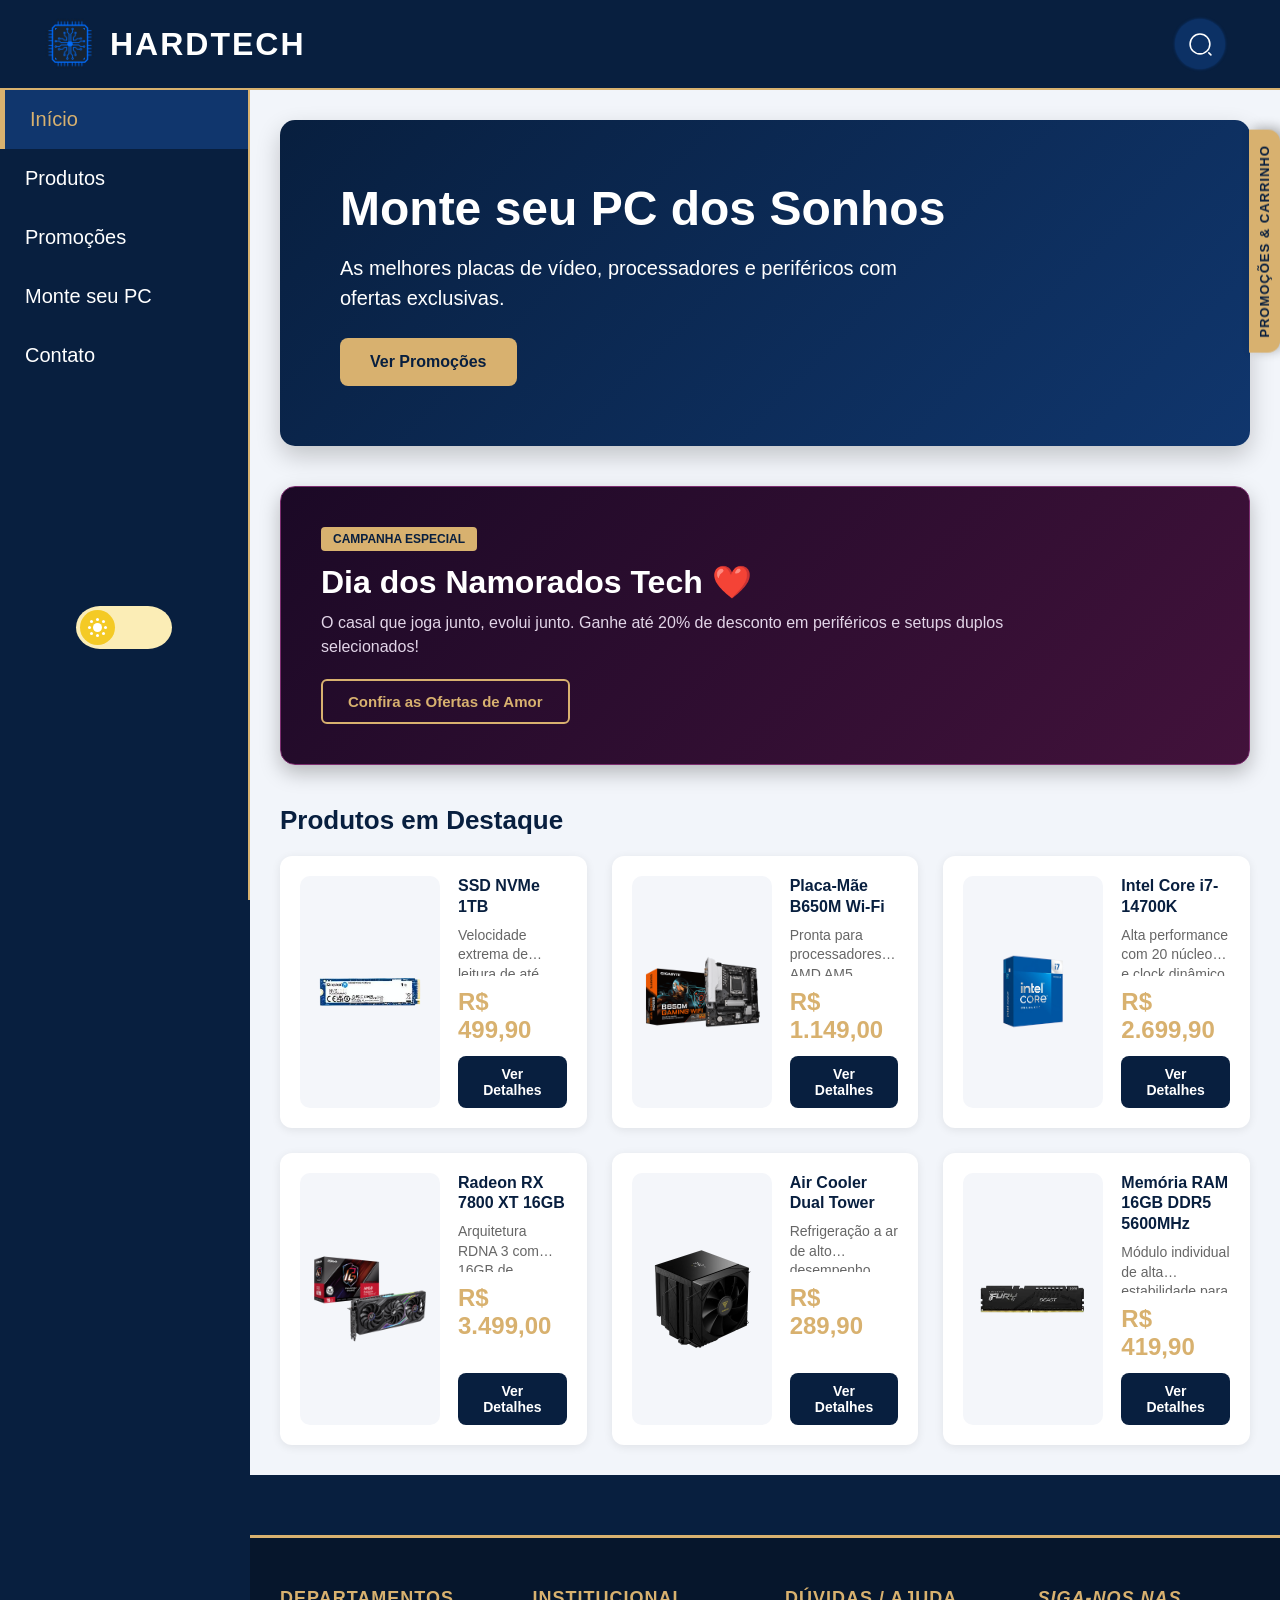
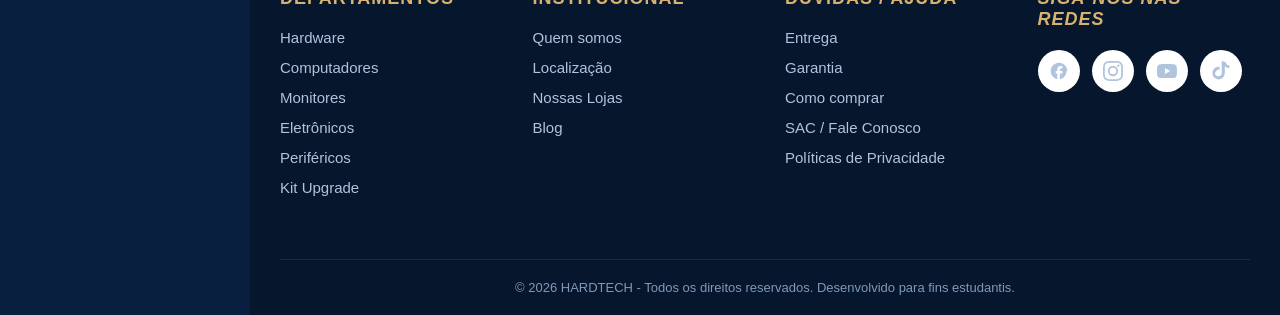
<file: index.html>
<!DOCTYPE html>
<html lang="pt-BR">
<head>
    <meta charset="UTF-8">
    <meta name="viewport" content="width=device-width, initial-scale=1.0">
    <link rel="stylesheet" href="./CSS/layout.css">
    <link rel="stylesheet" href="./CSS/temas/tema.css">
    <link rel="stylesheet" href="./CSS/inicio.css">
    <link rel="icon" href="./img/hardtech_logo_v1_2-Photoroom.png">
    <title>HARDTECH</title>
</head>
<body>
    <header>
        <hgroup class="logo-area">
            <button class="hamburger" id="hamburger-btn" aria-label="Abrir menu" aria-expanded="false" aria-controls="main-nav">
                <span></span>
                <span></span>
                <span></span>
            </button>
            <img src="./img/hardtech_logo_v1_2-Photoroom.png" alt="Logo HardTech">
            <h1>HARDTECH</h1>
        </hgroup>
        <form class="search-form" role="search" aria-label="Buscar produtos">
            <button type="button" class="icon" aria-label="Pesquisar" title="Pesquisar">
                <svg width="25px" height="25px" viewBox="0 0 24 24" fill="none" xmlns="http://www.w3.org/2000/svg" aria-hidden="true">
                    <path d="M11.5 21C16.7467 21 21 16.7467 21 11.5C21 6.25329 16.7467 2 11.5 2C6.25329 2 2 6.25329 2 11.5C2 16.7467 6.25329 21 11.5 21Z" stroke="#fff" stroke-width="1.5" stroke-linecap="round" stroke-linejoin="round"></path>
                    <path d="M22 22L20 20" stroke="#fff" stroke-width="1.5" stroke-linecap="round" stroke-linejoin="round"></path>
                </svg>
            </button>
            <input type="search" class="input" placeholder="Pesquisar..." aria-label="Campo de pesquisa">
        </form>
    </header>

    <aside class="nav-overlay" id="nav-overlay" aria-hidden="true"></aside>

    <nav id="main-nav" aria-label="Menu principal">
        <ul role="list">
            <li><a href="index.html" class="menu-ativo" aria-current="page">Início</a></li>
            <li>
                <details>
                    <summary>Produtos</summary>
                    <ul role="list">
                        <li><a href="#">Processadores</a></li>
                        <li><a href="#">Placas de Vídeo</a></li>
                        <li><a href="#">Memórias RAM</a></li>
                        <li><a href="#">SSD e HD</a></li>
                        <li><a href="#">Placas-Mãe</a></li>
                        <li><a href="#">Fontes</a></li>
                    </ul>
                </details>
            </li>
            <li>
                <details>
                    <summary>Promoções</summary>
                    <ul role="list">
                        <li><a href="./paginas/promocoes.html?campanha=dia-dos-namorados">Dia dos Namorados ❤️</a></li>
                        <li><a href="./paginas/promocoes.html?campanha=festa-junina-tech">Arraiá de Ofertas</a></li>
                        <li><a href="./paginas/promocoes.html?campanha=semana-gamer">Semana Gamer</a></li>
                        <li><a href="./paginas/promocoes.html?campanha=aquecimento-inverno">Aquecimento de Inverno</a></li>
                    </ul>
                </details>
            </li>
            <li><a href="#">Monte seu PC</a></li>
            <li><a href="./paginas/contatos.html">Contato</a></li>
        </ul>

        <button type="button" id="theme-toggle" class="theme" aria-label="Alternar modo escuro" aria-pressed="false">
            <span class="theme__toggle-wrap">
                <span class="theme__fill" aria-hidden="true"></span>
                <span class="theme__icon" aria-hidden="true">
                    <span class="theme__icon-part"></span>
                    <span class="theme__icon-part"></span>
                    <span class="theme__icon-part"></span>
                    <span class="theme__icon-part"></span>
                    <span class="theme__icon-part"></span>
                    <span class="theme__icon-part"></span>
                    <span class="theme__icon-part"></span>
                    <span class="theme__icon-part"></span>
                    <span class="theme__icon-part"></span>
                </span>
            </span>
        </button>
    </nav>

    <main id="main-content" class="conteudo">
        <article class="banner" aria-labelledby="banner-titulo">
            <h2 id="banner-titulo">Monte seu PC dos Sonhos</h2>
            <p>As melhores placas de vídeo, processadores e periféricos com ofertas exclusivas.</p>
            <a href="#" class="btn-banner">Ver Promoções</a>
        </article>
    
        <article class="banner-promocional namorados" aria-labelledby="promo-titulo">
            <strong class="tag-promo">Campanha Especial</strong>
            <h2 id="promo-titulo">Dia dos Namorados Tech ❤️</h2>
            <p>O casal que joga junto, evolui junto. Ganhe até 20% de desconto em periféricos e setups duplos selecionados!</p>
            <a href="./paginas/promocoes.html?campanha=dia-dos-namorados" class="btn-promo-link">Confira as Ofertas de Amor</a>
        </article>
    
        <section class="destaques" aria-labelledby="destaques-titulo">
            <h2 id="destaques-titulo">Produtos em Destaque</h2>
        
            <ol class="produtos" role="list">
                <li>
                    <article class="produto">
                        <figure>
                            <img src="./img/img-index/ssd1tb.webp" alt="SSD NVMe 1TB">
                        </figure>
                        <h3>SSD NVMe 1TB</h3>
                        <p>Velocidade extrema de leitura de até 7000 MB/s.</p>
                        <data class="preco-produto" value="499.90">R$ 499,90</data>
                        <a href="./paginas/produto.html?id=ssd1tb" class="btn-comprar" aria-label="Ver detalhes do SSD NVMe 1TB">Ver Detalhes</a>
                    </article>
                </li>
            
                <li>
                    <article class="produto">
                        <figure>
                            <img src="./img/img-index/placa_mae_b650.webp" alt="Placa-Mãe B650M Wi-Fi">
                        </figure>
                        <h3>Placa-Mãe B650M Wi-Fi</h3>
                        <p>Pronta para processadores AMD AM5, DDR5 com dissipador reforçado.</p>
                        <data class="preco-produto" value="1149.00">R$ 1.149,00</data>
                        <a href="./paginas/produto.html?id=placamae" class="btn-comprar" aria-label="Ver detalhes da Placa-Mãe B650M Wi-Fi">Ver Detalhes</a>
                    </article>
                </li>
            
                <li>
                    <article class="produto">
                        <figure>
                            <img src="./img/img-index/intel_i7.png" alt="Processador Intel Core i7-14700K">
                        </figure>
                        <h3>Intel Core i7-14700K</h3>
                        <p>Alta performance com 20 núcleos e clock dinâmico para multitarefas e streaming.</p>
                        <data class="preco-produto" value="2699.90">R$ 2.699,90</data>
                        <a href="./paginas/produto.html?id=i714700k" class="btn-comprar" aria-label="Ver detalhes do Intel Core i7-14700K">Ver Detalhes</a>
                    </article>
                </li>
            
                <li>
                    <article class="produto">
                        <figure>
                            <img src="./img/img-index/rx7800xt.png" alt="Placa de Vídeo AMD Radeon RX 7800 XT 16GB">
                        </figure>
                        <h3>Radeon RX 7800 XT 16GB</h3>
                        <p>Arquitetura RDNA 3 com 16GB de memória, ideal para rodar tudo no Ultra em 1440p.</p>
                        <data class="preco-produto" value="3499.00">R$ 3.499,00</data>
                        <a href="./paginas/produto.html?id=rx7800xt" class="btn-comprar" aria-label="Ver detalhes da Radeon RX 7800 XT 16GB">Ver Detalhes</a>
                    </article>
                </li>
            
                <li>
                    <article class="produto">
                        <figure>
                            <img src="./img/img-index/aircooler_tower.webp" alt="Air Cooler Dual Tower">
                        </figure>
                        <h3>Air Cooler Dual Tower</h3>
                        <p>Refrigeração a ar de alto desempenho com dissipador duplo e ventoinhas silenciosas.</p>
                        <data class="preco-produto" value="289.90">R$ 289,90</data>
                        <a href="./paginas/produto.html?id=aircooler" class="btn-comprar" aria-label="Ver detalhes do Air Cooler Dual Tower">Ver Detalhes</a>
                    </article>
                </li>
            
                <li>
                    <article class="produto">
                        <figure>
                            <img src="./img/img-index/ram_16gb_single.webp" alt="Memória RAM 16GB DDR5 5600MHz">
                        </figure>
                        <h3>Memória RAM 16GB DDR5 5600MHz</h3>
                        <p>Módulo individual de alta estabilidade para upgrades eficientes ou setups de entrada.</p>
                        <data class="preco-produto" value="419.90">R$ 419,90</data>
                        <a href="./paginas/produto.html?id=ram16gb" class="btn-comprar" aria-label="Ver detalhes da Memória RAM 16GB DDR5">Ver Detalhes</a>
                    </article>
                </li>
            </ol>
        </section>

        <button class="btn-aba-toggle" type="button" aria-label="Abrir painel de promoções e carrinho">Promoções &amp; Carrinho</button>
    </main>

    <aside class="painel-lateral" aria-label="Painel de carrinho e cupons">
            <button class="btn-fechar-aside" type="button" aria-label="Fechar painel">✕ Fechar</button>
            
            <section class="widget-aside" aria-labelledby="carrinho-titulo">
                <h3 id="carrinho-titulo">Seu Carrinho (2)</h3>
                <ul class="lista-carrinho-aside" role="list">
                </ul>
                <p class="total-aside">
                    Total:
                    <strong class="text-gold">R$ 538,90</strong>
                </p>
                <button class="btn-finalizar-aside">Fechar Pedido</button>
            </section>
        
            <hr class="divisor-resumo">
        
            <section class="widget-aside" aria-labelledby="cupom-titulo">
                <h3 id="cupom-titulo">Cupom Disponível</h3>
                <output class="cupom-box">
                    <span class="cupom-codigo">HARDTECH10</span>
                    <p>10% OFF em toda a linha de hardware</p>
                </output>
            </section>
        </aside>

    <footer class="rodape-hardtech">
        <section class="footer-container">
            <section class="footer-coluna" aria-labelledby="deptos-titulo">
                <h3 id="deptos-titulo">Departamentos</h3>
                <ul role="list">
                    <li><a href="#">Hardware</a></li>
                    <li><a href="#">Computadores</a></li>
                    <li><a href="#">Monitores</a></li>
                    <li><a href="#">Eletrônicos</a></li>
                    <li><a href="#">Periféricos</a></li>
                    <li><a href="#">Kit Upgrade</a></li>
                </ul>
            </section>

            <section class="footer-coluna" aria-labelledby="institucional-titulo">
                <h3 id="institucional-titulo">Institucional</h3>
                <ul role="list">
                    <li><a href="#">Quem somos</a></li>
                    <li><a href="#">Localização</a></li>
                    <li><a href="#">Nossas Lojas</a></li>
                    <li><a href="#">Blog</a></li>
                </ul>
            </section>

            <section class="footer-coluna" aria-labelledby="ajuda-titulo">
                <h3 id="ajuda-titulo">Dúvidas / Ajuda</h3>
                <ul role="list">
                    <li><a href="#">Entrega</a></li>
                    <li><a href="#">Garantia</a></li>
                    <li><a href="#">Como comprar</a></li>
                    <li><a href="#">SAC / Fale Conosco</a></li>
                    <li><a href="#">Políticas de Privacidade</a></li>
                </ul>
            </section>

            <section class="footer-coluna">
                <address>
                    <h3 id="redes-titulo">Siga-nos nas redes</h3>
                    <ul class="iconos-redes" role="list" aria-labelledby="redes-titulo">
                        <li><a href="https://www.facebook.com/hardtech22/" class="social-btn" title="Facebook" rel="noopener noreferrer" target="_blank">
                            <svg width="20" height="20" viewBox="0 0 24 24" fill="currentColor" aria-hidden="true"><path d="M22 12c0-5.52-4.48-10-10-10S2 6.48 2 12c0 4.84 3.44 8.87 8 9.8V15H8v-3h2V9.5C10 7.57 11.57 6 13.5 6H16v3h-2c-.55 0-1 .45-1 1v2h3v3h-3v6.95c4.56-.93 8-4.96 8-9.75z"/></svg>
                        </a></li>
                        <li><a href="https://www.instagram.com/hardtech_innovation/" class="social-btn" title="Instagram" rel="noopener noreferrer" target="_blank">
                            <svg width="20" height="20" viewBox="0 0 24 24" fill="currentColor" aria-hidden="true"><path d="M12 2.163c3.204 0 3.584.012 4.85.07 3.252.148 4.771 1.691 4.919 4.919.058 1.265.069 1.645.069 4.849 0 3.205-.012 3.584-.069 4.849-.149 3.225-1.664 4.771-4.919 4.919-1.266.058-1.644.07-4.85.07-3.204 0-3.584-.012-4.849-.07-3.26-.149-4.771-1.699-4.919-4.92-.058-1.265-.07-1.644-.07-4.849 0-3.204.013-3.583.07-4.849.149-3.227 1.664-4.771 4.919-4.919 1.266-.057 1.645-.069 4.849-.069zM12 0C8.741 0 8.333.014 7.053.072 2.695.272.273 2.69.073 7.051.014 8.333 0 8.741 0 12c0 3.259.014 3.668.072 4.948.2 4.358 2.618 6.78 6.98 6.98 1.281.058 1.689.072 4.948.072 3.259 0 3.668-.014 4.948-.072 4.354-.2 6.782-2.618 6.979-6.98.059-1.28.073-1.689.073-4.948 0-3.259-.014-3.667-.072-4.947-.196-4.354-2.617-6.78-6.979-6.98C15.668.014 15.259 0 12 0zm0 5.838a6.162 6.162 0 100 12.324 6.162 6.162 0 000-12.324zM12 16a4 4 0 110-8 4 4 0 010 8zm6.406-11.845a1.44 1.44 0 100 2.881 1.44 1.44 0 000-2.881z"/></svg>
                        </a></li>
                        <li><a href="https://www.youtube.com/@HardTech_" class="social-btn" title="YouTube" rel="noopener noreferrer" target="_blank">
                            <svg width="20" height="20" viewBox="0 0 24 24" fill="currentColor" aria-hidden="true"><path d="M23.498 6.186a3.016 3.016 0 00-2.122-2.136C19.505 3.545 12 3.545 12 3.545s-7.505 0-9.377.505A3.017 3.017 0 00.502 6.186C0 8.07 0 12 0 12s0 3.93.502 5.814a3.016 3.016 0 002.122 2.136c1.871.505 9.376.505 9.376.505s7.505 0 9.377-.505a3.015 3.015 0 002.122-2.136C24 15.93 24 12 24 12s0-3.93-.502-5.814zM9.545 15.568V8.432L15.818 12l-6.273 3.568z"/></svg>
                        </a></li>
                        <li><a href="https://www.tiktok.com/@hardtech.sistemas" class="social-btn" title="TikTok" rel="noopener noreferrer" target="_blank">
                            <svg width="20" height="20" viewBox="0 0 24 24" fill="currentColor" aria-hidden="true"><path d="M12.525.02c1.31 0 2.586.342 3.71 1a7.434 7.434 0 012.33 2.308c.38.564.64 1.19.78 1.845a8.165 8.165 0 002.656-.474V8.16a5.074 5.074 0 01-3.415-.496 5.176 5.176 0 01-1.996-2.072v8.941a7.487 7.487 0 01-1.393 4.364 7.375 7.375 0 01-3.834 2.85 7.482 7.482 0 01-5.114-.306 7.377 7.377 0 01-3.725-3.327 7.493 7.493 0 01-.645-5.084 7.382 7.382 0 012.553-4.524 7.485 7.485 0 014.733-1.637c.39 0 .78.03 1.163.09v3.454a4.015 4.015 0 00-.734-.067 4.032 4.032 0 00-3.417 1.854A4.093 4.093 0 004.83 14.8c.118.96.58 1.842 1.303 2.483a4.04 4.04 0 002.736.938 4.097 4.097 0 003.774-2.734c.162-.486.243-.996.241-1.51V0h-3.46v.02h3.1z"/></svg>
                        </a></li>
                    </ul>
                </address>
            </section>
        </section>

        <footer class="footer-direitos">
            <p>&copy; 2026 HARDTECH - Todos os direitos reservados. Desenvolvido para fins estudantis.</p>
        </footer>
    </footer>

    <script src="./javaScript-refatorado/utils.js"></script>
    <script src="./javaScript-refatorado/layout.js"></script>
</body>
</html>
</file>
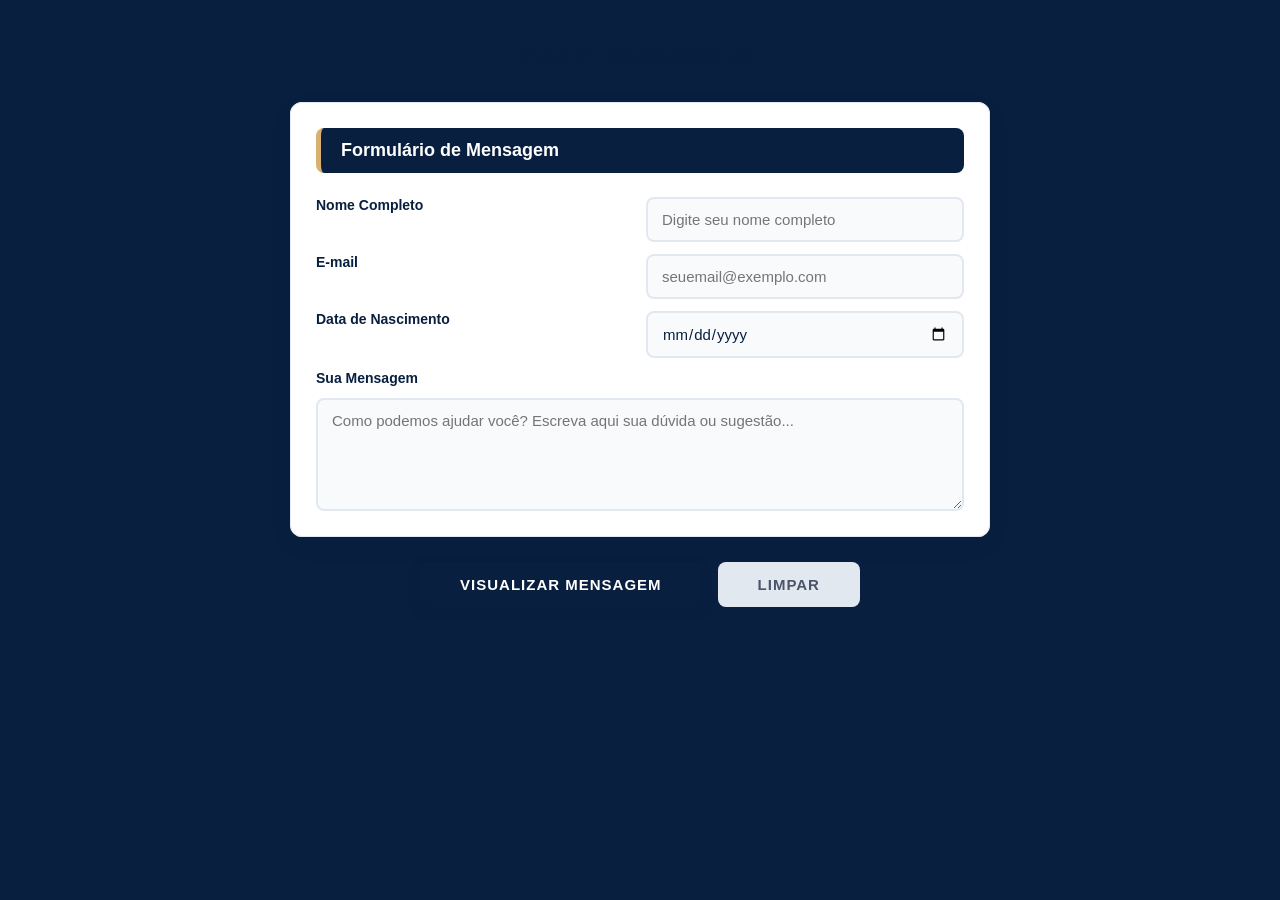
<file: paginas/contatos.html>
<!DOCTYPE html>
<html lang="pt-BR">
<head>
    <meta charset="UTF-8">
    <meta name="viewport" content="width=device-width, initial-scale=1.0">
    <link rel="stylesheet" href="../CSS/layout.css">
    <link rel="stylesheet" href="../CSS/pagamento.css">
    <link rel="stylesheet" href="../CSS/temas/tema.css">
    <link rel="icon" href="../img/hardtech_logo_v1_2-Photoroom.png">
    <title>Fale Conosco - HARDTECH</title>
</head>
<body>
    <main id="main-content">
        <form id="formContato" aria-label="Formulário de contato" novalidate>
            <h1>Fale Conosco</h1>

            <fieldset class="card">
                <legend class="card-legend">Formulário de Mensagem</legend>

                <label for="nome">Nome Completo</label>
                <input type="text" id="nome" name="nome" required autocomplete="name" aria-required="true" placeholder="Digite seu nome completo">

                <label for="email">E-mail</label>
                <input type="email" id="email" name="email" required autocomplete="email" aria-required="true" placeholder="seuemail@exemplo.com">

                <label for="dataNascimento">Data de Nascimento</label>
                <input type="date" id="dataNascimento" name="dataNascimento" required autocomplete="bday" aria-required="true">

                <label for="mensagem" class="full-width">Sua Mensagem</label>
                <textarea id="mensagem" name="mensagem" rows="5" required aria-required="true" placeholder="Como podemos ajudar você? Escreva aqui sua dúvida ou sugestão..." class="full-width"></textarea>
            </fieldset>

            <footer class="acoes">
                <button type="submit">Visualizar Mensagem</button>
                <button type="reset" class="btn-limpar">Limpar</button>
            </footer>
        </form>

        <article id="confirmacao" aria-labelledby="confirmacao-titulo">
            <h2 id="confirmacao-titulo">Resumo do seu Contato</h2>
            
            <header class="detalhe-item produto-destaque">
                <span>Status do Envio:</span>
                <strong class="text-blue">Pronto para Enviar</strong>
            </header>

            <dl class="detalhe-grid-dados">
                <dt>Nome:</dt>
                <dd id="resNome">-</dd>

                <dt>E-mail:</dt>
                <dd id="resEmail">-</dd>

                <dt>Data de Nasc.:</dt>
                <dd id="resDataNasc">-</dd>
            </dl>

            <hr class="divisor-resumo">

            <figure class="mensagem-bloco-resumo">
                <figcaption><strong>Mensagem:</strong></figcaption>
                <blockquote id="resMensagem" class="texto-mensagem-preview">
                    <p>-</p>
                </blockquote>
            </figure>

            <footer class="acoes-resumo">
                <button type="button" onclick="enviarContato()" class="btn-finalizar-total" aria-label="Enviar mensagem agora">
                    Enviar Mensagem Agora
                </button>
            </footer>
        </article>
    </main>

    <script src="../javaScript-refatorado/utils.js"></script>
    <script src="../javaScript-refatorado/layout.js"></script>
    <script src="../javaScript-refatorado/contato.js"></script>
</body>
</html>
</file>
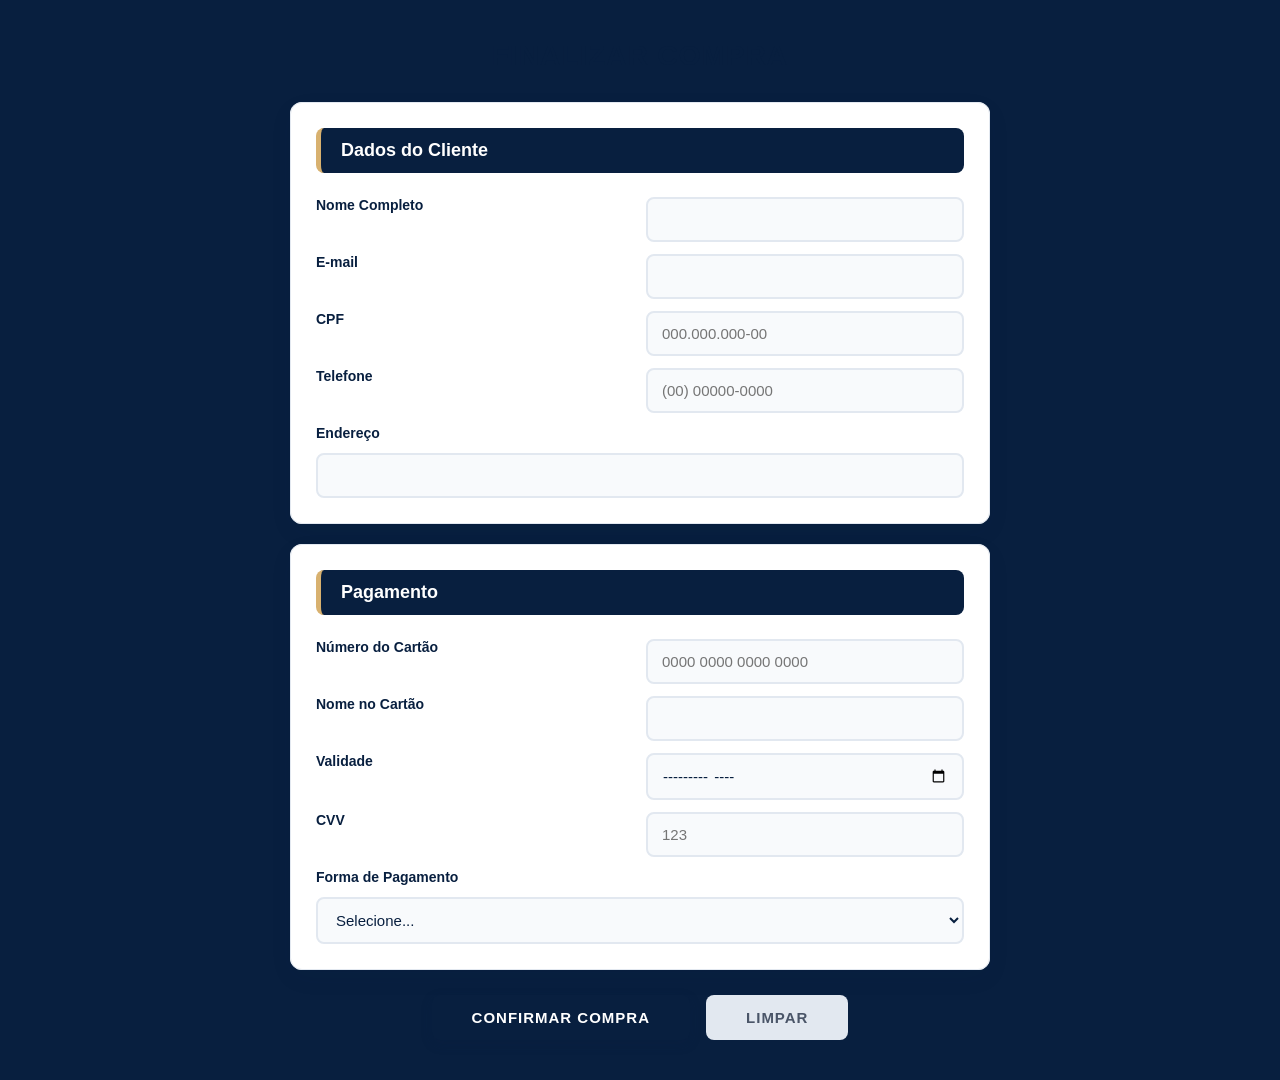
<file: paginas/pagamento.html>
<!DOCTYPE html>
<html lang="pt-BR">
<head>
    <meta charset="UTF-8">
    <meta name="viewport" content="width=device-width, initial-scale=1.0">
    <link rel="icon" href="../img/hardtech_logo_v1_2-Photoroom.png">
    <link rel="stylesheet" href="../CSS/layout.css">
    <link rel="stylesheet" href="../CSS/pagamento.css">
    <link rel="stylesheet" href="../CSS/temas/tema.css">
    <title>HARDTECH</title>
</head>
<body>
    <main id="main-content">
        <form id="formPagamento" aria-label="Formulário de finalização de compra" novalidate>
            <h1>Finalizar Compra</h1>

            <fieldset class="card">
                <legend class="card-legend">Dados do Cliente</legend>

                <label for="nome">Nome Completo</label>
                <input type="text" id="nome" name="nome" required autocomplete="name" aria-required="true">

                <label for="email">E-mail</label>
                <input type="email" id="email" name="email" required autocomplete="email" aria-required="true">

                <label for="cpf">CPF</label>
                <input type="text" id="cpf" name="cpf" required autocomplete="off" aria-required="true" placeholder="000.000.000-00">

                <label for="telefone">Telefone</label>
                <input type="tel" id="telefone" name="telefone" required autocomplete="tel-national" aria-required="true" placeholder="(00) 00000-0000">

                <label for="endereco" class="full-width">Endereço</label>
                <input type="text" id="endereco" name="endereco" required autocomplete="street-address" aria-required="true" class="full-width">
            </fieldset>

            <fieldset class="card">
                <legend class="card-legend">Pagamento</legend>

                <label for="cartao">Número do Cartão</label>
                <input type="text" id="cartao" name="cartao" required autocomplete="cc-number" aria-required="true" placeholder="0000 0000 0000 0000">

                <label for="nomeCartao">Nome no Cartão</label>
                <input type="text" id="nomeCartao" name="nomeCartao" required autocomplete="cc-name" aria-required="true">

                <label for="validade">Validade</label>
                <input type="month" id="validade" name="validade" required aria-required="true">

                <label for="cvv">CVV</label>
                <input type="password" id="cvv" name="cvv" maxlength="3" required autocomplete="cc-csc" aria-required="true" placeholder="123">

                <label for="formaPagamento" class="full-width">Forma de Pagamento</label>
                <select id="formaPagamento" name="formaPagamento" required aria-required="true" class="full-width">
                    <option value="">Selecione...</option>
                    <option value="credito">Cartão de Crédito</option>
                    <option value="debito">Cartão de Débito</option>
                    <option value="pix">PIX</option>
                    <option value="boleto">Boleto</option>
                </select>
            </fieldset>

            <footer class="acoes">
                <button type="submit">Confirmar Compra</button>
                <button type="reset" class="btn-limpar">Limpar</button>
            </footer>
        </form>

        <article id="confirmacao" aria-labelledby="confirmacao-titulo">
            <h2 id="confirmacao-titulo">Resumo da Compra</h2>
            
            <figure class="resumo-imagem-box">
                <img id="resImgProduto" src="../img/hardtech_logo_v1_2-Photoroom.png" alt="Imagem do Produto" class="img-produto-resumo">
                <figcaption class="sr-only">Produto selecionado para compra</figcaption>
            </figure>

            <dl class="resumo-dados">
                <dt>Produto:</dt>
                <dd><strong id="resProduto" class="text-blue">-</strong></dd>

                <dt>Valor Total:</dt>
                <dd><strong id="resPreco" class="text-gold">-</strong></dd>
            </dl>

            <hr class="divisor-resumo">

            <dl class="detalhe-grid-dados">
                <dt>Nome:</dt>
                <dd id="resNome">-</dd>

                <dt>E-mail:</dt>
                <dd id="resEmail">-</dd>

                <dt>Forma de Pagamento:</dt>
                <dd id="resPagamento">-</dd>

                <dt>CPF:</dt>
                <dd id="resCpf">-</dd>

                <dt>Telefone:</dt>
                <dd id="resTelefone">-</dd>
            </dl>

            <footer class="acoes-resumo">
                <button type="button" onclick="enviarCompra()" class="btn-finalizar-total" aria-label="Confirmar e finalizar pedido">
                    Confirmar e Finalizar Pedido
                </button>
            </footer>
        </article>
    </main>

    <script src="../javaScript-refatorado/utils.js"></script>
    <script src="../javaScript-refatorado/layout.js"></script>
    <script src="../javaScript-refatorado/pagamento.js"></script>
</body>
</html>
</file>
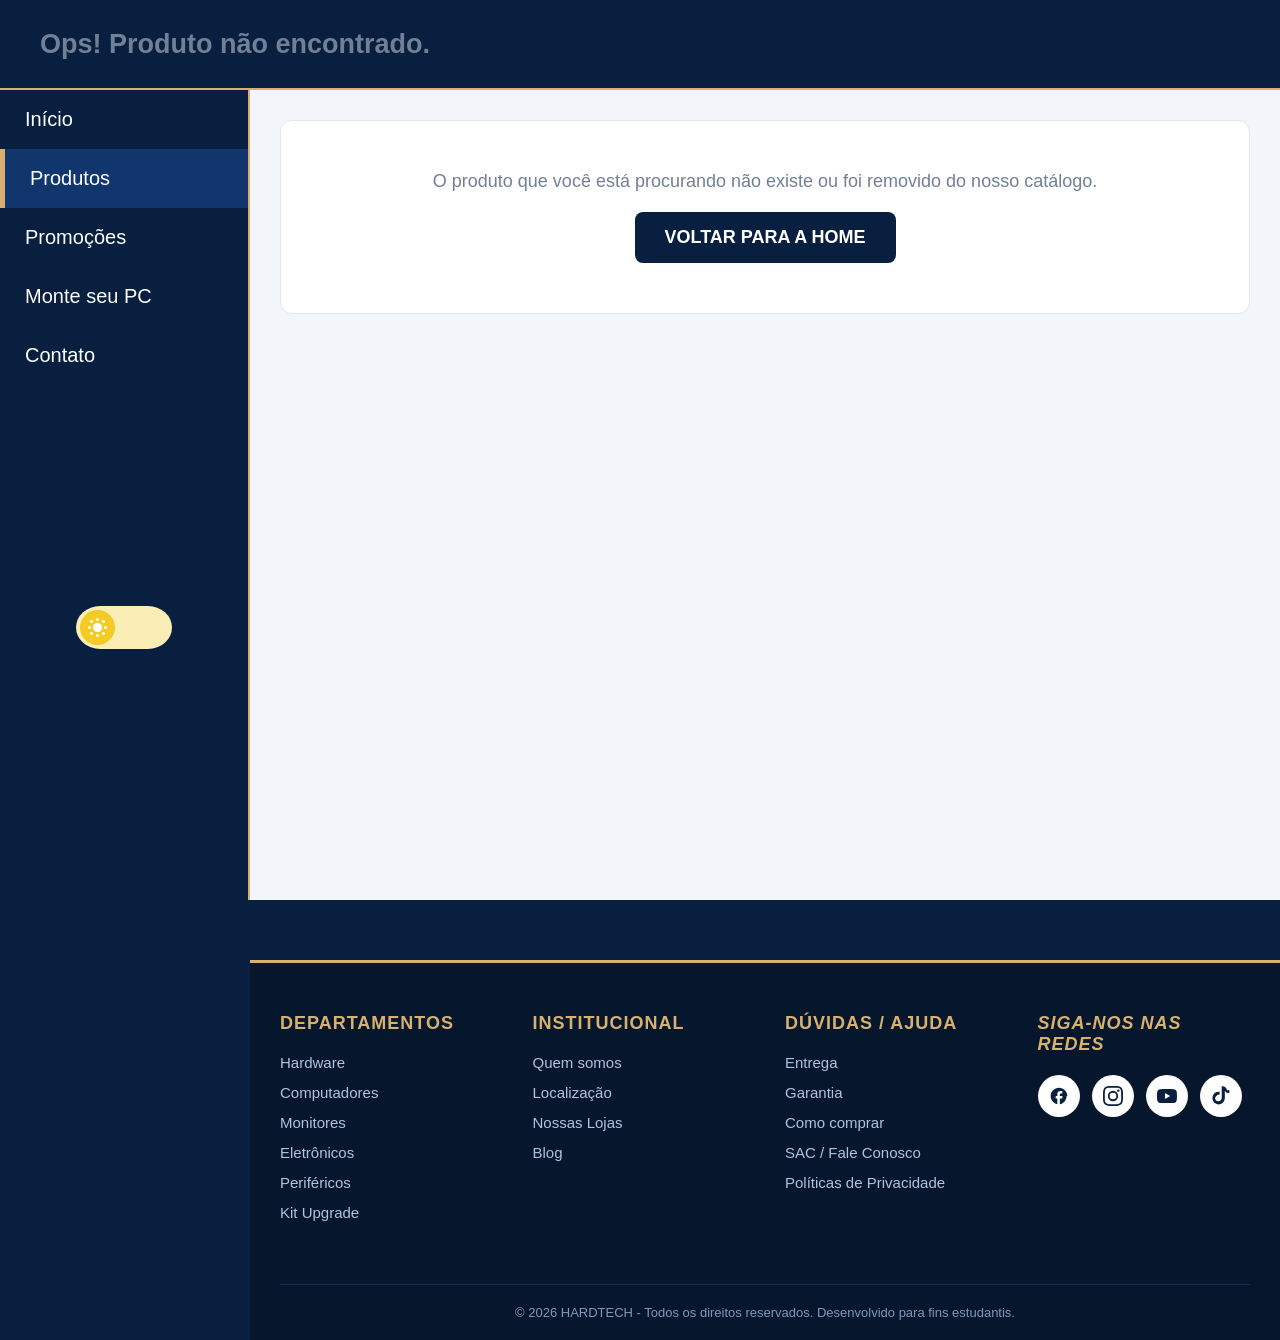
<file: paginas/produto.html>
<!DOCTYPE html>
<html lang="pt-BR">
<head>
    <meta charset="UTF-8">
    <meta name="viewport" content="width=device-width, initial-scale=1.0">
    <link rel="stylesheet" href="../CSS/layout.css">
    <link rel="stylesheet" href="../CSS/produto_interno.css">
    <link rel="stylesheet" href="../CSS/temas/tema.css">
    <link rel="icon" href="../img/hardtech_logo_v1_2-Photoroom.png">
    <title>HARDTECH</title>
</head>
<body>
    <header>
        <div class="logo-area">
            <button class="hamburger" id="hamburger-btn" aria-label="Abrir menu" aria-expanded="false" aria-controls="main-nav">
                <span></span>
                <span></span>
                <span></span>
            </button>
            <img src="../img/hardtech_logo_v1_2-Photoroom.png" alt="Logo HardTech">
            <h1>HARDTECH</h1>
        </div>
        <form class="search-form" role="search" aria-label="Buscar produtos">
            <button type="button" class="icon" aria-label="Pesquisar" title="Pesquisar">
                <svg width="25px" height="25px" viewBox="0 0 24 24" fill="none" xmlns="http://www.w3.org/2000/svg" aria-hidden="true">
                    <path d="M11.5 21C16.7467 21 21 16.7467 21 11.5C21 6.25329 16.7467 2 11.5 2C6.25329 2 2 6.25329 2 11.5C2 16.7467 6.25329 21 11.5 21Z" stroke="#fff" stroke-width="1.5" stroke-linecap="round" stroke-linejoin="round"></path>
                    <path d="M22 22L20 20" stroke="#fff" stroke-width="1.5" stroke-linecap="round" stroke-linejoin="round"></path>
                </svg>
            </button>
            <input type="search" class="input" placeholder="Pesquisar..." aria-label="Campo de pesquisa">
        </form>
    </header>

    <div class="nav-overlay" id="nav-overlay" aria-hidden="true"></div>

    <nav id="main-nav" aria-label="Menu principal">
        <ul role="list">
            <li><a href="../index.html">Início</a></li>
            <li class="menu-ativo">
                <details>
                    <summary>Produtos</summary>
                    <ul role="list">
                        <li><a href="#" aria-current="page">Processadores</a></li>
                        <li><a href="#">Placas de Vídeo</a></li>
                        <li><a href="#">Memórias RAM</a></li>
                        <li><a href="#">SSD e HD</a></li>
                        <li><a href="#">Placas-Mãe</a></li>
                        <li><a href="#">Fontes</a></li>
                    </ul>
                </details>
            </li>
            <li>
                <details>
                    <summary>Promoções</summary>
                    <ul role="list">
                        <li><a href="promocoes.html?campanha=dia-dos-namorados">Dia dos Namorados ❤️</a></li>
                        <li><a href="#">Arraiá de Ofertas</a></li>
                        <li><a href="#">Semana Gamer</a></li>
                        <li><a href="#">Aquecimento de Inverno</a></li>
                    </ul>
                </details>
            </li>
            <li><a href="#">Monte seu PC</a></li>
            <li><a href="contatos.html">Contato</a></li>
        </ul>

        <button type="button" id="theme-toggle" class="theme" aria-label="Alternar modo escuro" aria-pressed="false">
            <span class="theme__toggle-wrap">
                <span class="theme__fill" aria-hidden="true"></span>
                <span class="theme__icon" aria-hidden="true">
                    <span class="theme__icon-part"></span>
                    <span class="theme__icon-part"></span>
                    <span class="theme__icon-part"></span>
                    <span class="theme__icon-part"></span>
                    <span class="theme__icon-part"></span>
                    <span class="theme__icon-part"></span>
                    <span class="theme__icon-part"></span>
                    <span class="theme__icon-part"></span>
                    <span class="theme__icon-part"></span>
                </span>
            </span>
        </button>
    </nav>

    <main id="main-content">
        <article class="conteudo" id="containerProduto" aria-live="polite" aria-busy="true">
            <p class="carregando">Carregando detalhes do produto...</p>
        </article>
    </main>

    <footer class="rodape-hardtech">
        <div class="footer-container">
            <section class="footer-coluna" aria-labelledby="deptos-title">
                <h3 id="deptos-title">Departamentos</h3>
                <ul role="list">
                    <li><a href="#">Hardware</a></li>
                    <li><a href="#">Computadores</a></li>
                    <li><a href="#">Monitores</a></li>
                    <li><a href="#">Eletrônicos</a></li>
                    <li><a href="#">Periféricos</a></li>
                    <li><a href="#">Kit Upgrade</a></li>
                </ul>
            </section>

            <section class="footer-coluna" aria-labelledby="institucional-title">
                <h3 id="institucional-title">Institucional</h3>
                <ul role="list">
                    <li><a href="#">Quem somos</a></li>
                    <li><a href="#">Localização</a></li>
                    <li><a href="#">Nossas Lojas</a></li>
                    <li><a href="#">Blog</a></li>
                </ul>
            </section>

            <section class="footer-coluna" aria-labelledby="ajuda-title">
                <h3 id="ajuda-title">Dúvidas / Ajuda</h3>
                <ul role="list">
                    <li><a href="#">Entrega</a></li>
                    <li><a href="#">Garantia</a></li>
                    <li><a href="#">Como comprar</a></li>
                    <li><a href="#">SAC / Fale Conosco</a></li>
                    <li><a href="#">Políticas de Privacidade</a></li>
                </ul>
            </section>

            <div class="footer-coluna">
                <address>
                    <h3 id="redes-title">Siga-nos nas redes</h3>
                    <div class="iconos-redes" aria-labelledby="redes-title">
                        <a href="https://www.facebook.com/hardtech22/" class="social-btn" title="Facebook" rel="noopener noreferrer" target="_blank">
                            <svg width="20" height="20" viewBox="0 0 24 24" fill="currentColor" aria-hidden="true"><path d="M22 12c0-5.52-4.48-10-10-10S2 6.48 2 12c0 4.84 3.44 8.87 8 9.8V15H8v-3h2V9.5C10 7.57 11.57 6 13.5 6H16v3h-2c-.55 0-1 .45-1 1v2h3v3h-3v6.95c4.56-.93 8-4.96 8-9.75z"/></svg>
                        </a>
                        <a href="https://www.instagram.com/hardtech_innovation/" class="social-btn" title="Instagram" rel="noopener noreferrer" target="_blank">
                            <svg width="20" height="20" viewBox="0 0 24 24" fill="currentColor" aria-hidden="true"><path d="M12 2.163c3.204 0 3.584.012 4.85.07 3.252.148 4.771 1.691 4.919 4.919.058 1.265.069 1.645.069 4.849 0 3.205-.012 3.584-.069 4.849-.149 3.225-1.664 4.771-4.919 4.919-1.266.058-1.644.07-4.85.07-3.204 0-3.584-.012-4.849-.07-3.26-.149-4.771-1.699-4.919-4.92-.058-1.265-.07-1.644-.07-4.849 0-3.204.013-3.583.07-4.849.149-3.227 1.664-4.771 4.919-4.919 1.266-.057 1.645-.069 4.849-.069zM12 0C8.741 0 8.333.014 7.053.072 2.695.272.273 2.69.073 7.051.014 8.333 0 8.741 0 12c0 3.259.014 3.668.072 4.948.2 4.358 2.618 6.78 6.98 6.98 1.281.058 1.689.072 4.948.072 3.259 0 3.668-.014 4.948-.072 4.354-.2 6.782-2.618 6.979-6.98.059-1.28.073-1.689.073-4.948 0-3.259-.014-3.667-.072-4.947-.196-4.354-2.617-6.78-6.979-6.98C15.668.014 15.259 0 12 0zm0 5.838a6.162 6.162 0 100 12.324 6.162 6.162 0 000-12.324zM12 16a4 4 0 110-8 4 4 0 010 8zm6.406-11.845a1.44 1.44 0 100 2.881 1.44 1.44 0 000-2.881z"/></svg>
                        </a>
                        <a href="https://www.youtube.com/@HardTech_" class="social-btn" title="YouTube" rel="noopener noreferrer" target="_blank">
                            <svg width="20" height="20" viewBox="0 0 24 24" fill="currentColor" aria-hidden="true"><path d="M23.498 6.186a3.016 3.016 0 00-2.122-2.136C19.505 3.545 12 3.545 12 3.545s-7.505 0-9.377.505A3.017 3.017 0 00.502 6.186C0 8.07 0 12 0 12s0 3.93.502 5.814a3.016 3.016 0 002.122 2.136c1.871.505 9.376.505 9.376.505s7.505 0 9.377-.505a3.015 3.015 0 002.122-2.136C24 15.93 24 12 24 12s0-3.93-.502-5.814zM9.545 15.568V8.432L15.818 12l-6.273 3.568z"/></svg>
                        </a>
                        <a href="https://www.tiktok.com/@hardtech.sistemas" class="social-btn" title="TikTok" rel="noopener noreferrer" target="_blank">
                            <svg width="20" height="20" viewBox="0 0 24 24" fill="currentColor" aria-hidden="true"><path d="M12.525.02c1.31 0 2.586.342 3.71 1a7.434 7.434 0 012.33 2.308c.38.564.64 1.19.78 1.845a8.165 8.165 0 002.656-.474V8.16a5.074 5.074 0 01-3.415-.496 5.176 5.176 0 01-1.996-2.072v8.941a7.487 7.487 0 01-1.393 4.364 7.375 7.375 0 01-3.834 2.85 7.482 7.482 0 01-5.114-.306 7.377 7.377 0 01-3.725-3.327 7.493 7.493 0 01-.645-5.084 7.382 7.382 0 012.553-4.524 7.485 7.485 0 014.733-1.637c.39 0 .78.03 1.163.09v3.454a4.015 4.015 0 00-.734-.067 4.032 4.032 0 00-3.417 1.854A4.093 4.093 0 004.83 14.8c.118.96.58 1.842 1.303 2.483a4.04 4.04 0 002.736.938 4.097 4.097 0 003.774-2.734c.162-.486.243-.996.241-1.51V0h-3.46v.02h3.1z"/></svg>
                        </a>
                    </div>
                </address>
            </div>
        </div>

        <div class="footer-direitos">
            <p>&copy; 2026 HARDTECH - Todos os direitos reservados. Desenvolvido para fins estudantis.</p>
        </div>
    </footer>

    <script src="../javaScript-refatorado/utils.js"></script>
    <script src="../javaScript-refatorado/layout.js"></script>
    <script src="../javaScript-refatorado/detalhe_produto.js"></script>
</body>
</html>
</file>
<file: CSS/layout.css>
/* Remove margens e paddings padrão de todos os elementos
   e faz com que padding e borda sejam incluídos no cálculo de largura/altura */
* {
    margin: 0;
    padding: 0;
    box-sizing: border-box;
}

/* Define a fonte padrão e a cor de fundo azul escuro para todo o site */
body {
    font-family: Arial, sans-serif;
    background: #081f3f;
}

/* ============================================================
   HEADER FIXO NO TOPO
   Barra superior que contém logo, nome da loja e busca
   ============================================================ */

/* Container principal do cabeçalho — fixo no topo ao rolar a página */
header {
    height: 70px;                      /* Altura no mobile */
    background: #081f3f;               /* Azul escuro, mesmo fundo do body */
    display: flex;
    justify-content: space-between;    /* Logo à esquerda, busca à direita */
    align-items: center;               /* Centraliza verticalmente */
    padding: 0 20px;
    border-bottom: 2px solid #d8b16f;  /* Linha dourada separando do conteúdo */
    position: fixed;                   /* Fixo no topo mesmo ao rolar */
    top: 0;
    left: 0;
    width: 100%;                       /* Ocupa toda a largura */
    z-index: 1000;                     /* Fica acima de todo o conteúdo */
}

/* Tablet/Desktop: header mais alto e com mais padding lateral */
@media (min-width: 768px) {
    header {
        height: 90px;
        padding: 0 40px;
    }
}

/* ============================================================
   LOGO + NOME DA LOJA (.logo-area)
   ============================================================ */

/* Agrupa a imagem da logo e o nome "HARDTECH" lado a lado */
.logo-area {
    display: flex;
    align-items: center;
    gap: 10px;                         /* Espaço entre a logo e o nome */
}

/* Imagem da logo (ícone do foguete/tech) */
.logo-area img {
    width: 44px;                       /* Tamanho no mobile */
    height: 44px;
    object-fit: contain;               /* Mantém a proporção sem distorcer */
}

/* Desktop: logo maior */
@media (min-width: 768px) {
    .logo-area img {
        width: 60px;
        height: 60px;
    }
}

/* Nome da loja "HARDTECH" */
.logo-area h1 {
    color: #ffffff;
    font-size: 22px;                   /* Tamanho no mobile */
    letter-spacing: 2px;               /* Espaçamento entre letras */
    font-family: Arial, sans-serif;
}

/* Desktop: nome maior */
@media (min-width: 768px) {
    .logo-area h1 {
        font-size: 32px;
    }
}

/* ============================================================
   FORMULÁRIO DE BUSCA ANIMADO (.search-form)
   Começa como um círculo e expande ao receber foco
   ============================================================ */

/* Container do formulário de busca — escondido no mobile */
.search-form {
    display: none;                     /* Mobile: não aparece */
    align-items: center;
    justify-content: center;
    gap: 15px;
    position: relative;                /* Para posicionar o ícone absolutamente */
    margin-right: 10px;
    margin-left: 10px;
}

/* Tablet/Desktop: formulário de busca fica visível */
@media (min-width: 768px) {
    .search-form {
        display: flex;
        margin-right: 15px;
        margin-left: 20px;
    }
}

/* Campo de input da busca — começa como um círculo pequeno */
.input {
    border: none;
    height: 42px;
    width: 42px;                       /* Largura inicial: círculo perfeito */
    padding: 10px;
    outline: none;
    border-radius: 50%;                /* Formato circular */
    transition: 0.5s ease-in-out;      /* Animação suave ao expandir */
    background-color: #0c3165;
    box-shadow: 0 0 3px #0e3d7f;
    padding-right: 40px;               /* Espaço para o ícone da lupa */
    color: #fff;                       /* Texto branco */
}

/* Fonte do texto digitado e do placeholder */
.input,
.input::placeholder {
    font-family: "Trebuchet MS", Arial, sans-serif;
    font-size: 15px;
}

/* Desktop: campo um pouco maior */
@media (min-width: 768px) {
    .input {
        height: 50px;
        width: 50px;
        font-size: 17px;
    }
}

/* Cor do texto placeholder (guia) */
.input::placeholder {
    color: #8f8f8f;
}

/* Ícone da lupa — botão que aciona a busca */
.icon {
    display: flex;
    align-items: center;
    justify-content: center;
    position: absolute;                /* Posicionado sobre o input */
    right: 0;
    width: 42px;
    height: 42px;
    border: none;
    outline: none;
    border-radius: 50%;                /* Circular */
    cursor: pointer;
    background: transparent;
    transition: 0.2s linear;
}

/* Desktop: ícone maior */
@media (min-width: 768px) {
    .icon {
        width: 50px;
        height: 50px;
    }
}

/* QUANDO O ÍCONE OU O INPUT RECEBEM FOCO:
   O campo expande horizontalmente, perde o formato circular
   e ganha uma linha azul na base */
.icon:focus ~ .input,
.input:focus {
    width: 180px;                      /* Expandido no mobile */
    border-radius: 0;                  /* Remove o formato circular */
    background: transparent;
    border-bottom: 3px solid #1557c0;  /* Linha azul na parte inferior */
    box-shadow: none;
    transition: all 500ms cubic-bezier(0, 0.11, 0.35, 2); /* Animação elástica */
}

/* Desktop: campo expande ainda mais */
@media (min-width: 768px) {
    .icon:focus ~ .input,
    .input:focus {
        width: 250px;
    }
}

/* ============================================================
   BOTÃO HAMBÚRGUER (mobile/tablet apenas)
   Ícone de 3 barras que abre o menu lateral no mobile
   ============================================================ */

/* Botão do menu hambúrguer */
.hamburger {
    display: flex;
    flex-direction: column;            /* Empilha as 3 barras verticalmente */
    justify-content: center;
    align-items: center;
    gap: 5px;                          /* Espaço entre as barras */
    width: 40px;
    height: 40px;
    background: transparent;
    border: none;
    cursor: pointer;
    padding: 5px;
    z-index: 1100;                     /* Acima do menu e do header */
    flex-shrink: 0;                    /* Não deixa o botão encolher */
}

/* Cada barra individual do hambúrguer */
.hamburger span {
    display: block;
    width: 24px;
    height: 2px;
    background: #ffffff;
    border-radius: 2px;
    transition: 0.3s ease;             /* Animação ao abrir/fechar */
}

/* ANIMAÇÃO: quando o menu está aberto (.open) */

/* Barra superior: desce 7px e gira 45 graus (vira a perna esquerda do X) */
.hamburger.open span:nth-child(1) {
    transform: translateY(7px) rotate(45deg);
}

/* Barra do meio: desaparece completamente */
.hamburger.open span:nth-child(2) {
    opacity: 0;
}

/* Barra inferior: sobe 7px e gira -45 graus (vira a perna direita do X) */
.hamburger.open span:nth-child(3) {
    transform: translateY(-7px) rotate(-45deg);
}

/* Desktop: esconde o botão hambúrguer (menu fica sempre visível) */
@media (min-width: 992px) {
    .hamburger {
        display: none;
    }
}

/* ============================================================
   OVERLAY (fundo escuro atrás do menu mobile)
   Aparece quando o menu lateral está aberto no mobile/tablet
   ============================================================ */

/* Camada escura semi-transparente que cobre toda a tela */
.nav-overlay {
    display: none;                     /* Escondido por padrão */
    position: fixed;
    inset: 0;                          /* Ocupa a tela inteira (top, right, bottom, left = 0) */
    background: rgba(0, 0, 0, 0.55);   /* Preto com 55% de opacidade */
    z-index: 998;                      /* Abaixo do menu (999) mas acima do conteúdo */
}

/* Quando ativado via JS, o overlay fica visível */
.nav-overlay.visible {
    display: block;
}

/* ============================================================
   NAVEGAÇÃO LATERAL (nav)
   Menu principal com submenus retráteis
   ============================================================ */

/* Remove a setinha padrão do <details> nos navegadores WebKit (Chrome/Safari) */
summary::-webkit-details-marker { display: none; }

/* Remove o marcador de lista padrão do <summary> */
summary { list-style: none; }  

/* Barra de navegação lateral fixa */
nav {
    width: 260px;                      /* Largura no mobile */
    background: #081f3f;
    border-right: 2px solid #d8b16f;   /* Borda dourada à direita */
    position: fixed;
    top: 70px;                         /* Abaixo do header mobile */
    left: 0;
    bottom: 0;                         /* Estica até o final da tela */
    z-index: 999;                      /* Acima do overlay, abaixo do header */
    overflow: visible;                 /* Desktop: submenus podem sair lateralmente */
    display: flex;
    flex-direction: column;
    padding-bottom: 30px;

    /* MOBILE: escondido fora da tela (à esquerda) */
    transform: translateX(-100%);
    transition: transform 0.3s ease;   /* Animação suave ao abrir/fechar */
}

/* Mobile/tablet: permite scroll vertical quando o menu está aberto e é maior que a tela */
@media (max-width: 991px) {
    nav {
        overflow-y: auto;              /* Scroll vertical */
        overflow-x: hidden;            /* Esconde scroll horizontal */
    }
}

/* Tablet: ajusta o topo para o header mais alto (90px) */
@media (min-width: 768px) {
    nav {
        top: 90px;
    }
}

/* DESKTOP: menu sempre visível no lado esquerdo */
@media (min-width: 992px) {
    nav {
        transform: translateX(0);      /* Remove o deslocamento (sempre visível) */
        width: 250px;
        overflow: visible;             /* Submenus flutuam para fora do menu */
    }
}

/* Classe adicionada via JavaScript para abrir o menu no mobile */
nav.nav-open {
    transform: translateX(0);          /* Traz o menu para dentro da tela */
}

/* Remove os bullets (bolinhas) de todas as listas dentro do menu */
nav ul {
    list-style: none;
}

/* ============================================================
   SUBMENUS (details/summary)
   Comportamento: expande para baixo no mobile,
   flutua para a direita no desktop
   ============================================================ */

/* Container de cada submenu — posicionamento relativo 
   para que os filhos possam ser posicionados absolutamente */
details {
    position: relative;
    width: 100%;
}

/* MOBILE/TABLET: submenu expande para baixo, empurrando o conteúdo */
@media (max-width: 991px) {
    details ul {
        display: none;                 /* Escondido por padrão */
        position: static;              /* Fluxo normal do documento */
        left: auto;
        top: auto;
        min-width: unset;
        width: 100%;                   /* Ocupa toda a largura do menu */
        background: #0d2c57;           /* Azul um pouco mais claro */
        border: 1px solid #d8b16f;
        border-top: none;
        box-shadow: none;
        z-index: 1000;
    }

    /* Quando o details está aberto, mostra a lista */
    details[open] ul {
        display: block;
    }
}

/* DESKTOP: submenu flutua para o lado direito do menu */
@media (min-width: 992px) {
    details ul {
        display: none;                 /* Escondido por padrão */
        position: absolute;            /* Flutua sobre o conteúdo */
        top: 0;
        left: 100%;                    /* Colado à direita do menu */
        min-width: 220px;
        background: #0d2c57;
        border: 1px solid #d8b16f;
        border-left: none;
        box-shadow: 5px 5px 15px rgba(0,0,0,0.3); /* Sombra para destacar */
        z-index: 1000;
    }

    /* Quando aberto, mostra o submenu flutuante */
    details[open] ul {
        display: block;
    }
}

/* Estilo base para links e títulos de submenu (summary) */
nav a,
summary {
    display: block;
    padding: 16px 25px;
    color: #ffffff;
    text-decoration: none;
    font-size: 17px;
    font-weight: 500;
    transition: .3s;                   /* Animação no hover */
}

/* Tablet/Desktop: fonte e padding maiores */
@media (min-width: 768px) {
    nav a,
    summary {
        font-size: 20px;
        padding: 18px 25px;
    }
}

/* Efeito hover nos links e summaries:
   fundo azul mais claro, texto dourado e leve deslocamento para a direita */
nav a:hover,
summary:hover {
    background: #10366d;
    color: #d8b16f;
    padding-left: 35px;                /* Desloca 10px para a direita */
    cursor: pointer;
}

/* Item do menu que corresponde à página atual */
.menu-ativo {
    background: #10366d;
    color: #d8b16f !important;         /* !important garante que sobreponha outros estilos */
    border-left: 5px solid #d8b16f;    /* Barra dourada à esquerda */
}

/* ============================================================
   CONTEÚDO PRINCIPAL (.conteudo)
   Área onde o conteúdo de cada página é renderizado.
   Usada como classe base em todas as páginas com menu lateral.
   ============================================================ */

/* Configuração base do conteúdo principal */
.conteudo {
    margin-left: 0;                    /* Mobile: sem margem lateral */
    margin-top: 70px;                  /* Compensa a altura do header fixo */
    padding: 16px;
    background: #f2f5fa;               /* Cinza bem claro para contraste */
    min-height: calc(100vh - 70px);    /* Altura mínima: tela toda menos o header */
}

/* Tablet: ajusta margem superior para o header de 90px */
@media (min-width: 768px) {
    .conteudo {
        margin-top: 90px;
        padding: 20px;
        min-height: calc(100vh - 90px);
    }
}

/* Desktop: empurra o conteúdo para a direita,
   abrindo espaço para o menu lateral fixo */
@media (min-width: 992px) {
    .conteudo {
        margin-left: 250px;            /* Mesma largura do menu lateral */
        padding: 30px;
    }
}

/* ============================================================
   FOOTER (RODAPÉ)
   Dividido em colunas: Departamentos, Institucional,
   Ajuda e Redes Sociais
   ============================================================ */

/* Container principal do rodapé */
.rodape-hardtech {
    background: #06162c;               /* Azul ainda mais escuro que o fundo */
    color: #ffffff;
    padding: 40px 20px 20px 20px;
    margin-top: 60px;                  /* Espaçamento do conteúdo acima */
    border-top: 3px solid #d8b16f;     /* Linha dourada no topo do footer */
    font-family: Arial, sans-serif;
    box-sizing: border-box;
}

/* Desktop: footer acompanha o deslocamento do menu lateral */
@media (min-width: 992px) {
    .rodape-hardtech {
        margin-left: 250px;            /* Alinhado com o conteúdo principal */
        padding: 50px 30px 20px 30px;
    }
}

/* Grid que organiza as colunas do footer */
.footer-container {
    max-width: 1200px;
    margin: 0 auto;                    /* Centraliza o container */
    display: grid;
    grid-template-columns: 1fr 1fr;    /* Mobile: 2 colunas */
    gap: 30px;
}

/* Tablet/Desktop: 4 colunas lado a lado */
@media (min-width: 768px) {
    .footer-container {
        grid-template-columns: repeat(4, 1fr);   /* número e a largura das colunas em um contêiner CSS Grid, repeat(quantidade, tamanho) */
        gap: 40px;
    }
}

/* Título de cada coluna do footer (ex: "Departamentos") */
.footer-coluna h3 {
    color: #d8b16f;                    /* Dourado */
    font-size: 16px;
    margin-bottom: 16px;
    font-weight: 600;
    text-transform: uppercase;         /* TEXTO EM MAIÚSCULAS */
    letter-spacing: 1px;               /* Espaçamento entre letras */
}

/* Desktop: título um pouco maior */
@media (min-width: 768px) {
    .footer-coluna h3 {
        font-size: 18px;
        margin-bottom: 20px;
    }
}

/* Remove bullets das listas do footer */
.footer-coluna ul {
    list-style: none;
    padding: 0;
    margin: 0;
}

/* Espaçamento entre itens da lista */
.footer-coluna ul li {
    margin-bottom: 10px;
}

/* Desktop: mais espaço entre itens */
@media (min-width: 768px) {
    .footer-coluna ul li {
        margin-bottom: 12px;
    }
}

/* Links dentro das colunas do footer */
.footer-coluna ul li a {
    color: #b0c4de;                    /* Azul claro acinzentado */
    text-decoration: none;             /* Sem sublinhado */
    font-size: 14px;
    transition: 0.3s ease;             /* Animação suave no hover */
}

/* Desktop: links um pouco maiores */
@media (min-width: 768px) {
    .footer-coluna ul li a {
        font-size: 15px;
    }
}

/* Hover dos links: fica branco e desloca levemente para a direita */
.footer-coluna ul li a:hover {
    color: #ffffff;
    padding-left: 5px;
}

/* ============================================================
   NEWSLETTER (formulário de e-mail no footer)
   Campo de e-mail + botão de envio lado a lado
   ============================================================ */

/* Container do formulário de newsletter */
.footer-form {
    display: flex;
    align-items: center;
    background: #ffffff;
    border-radius: 6px;
    padding: 5px;
    margin-bottom: 25px;
}

/* Campo de input do e-mail */
.footer-form input {
    border: none;
    background: transparent;
    padding: 10px;
    width: 100%;                       /* Ocupa todo o espaço disponível */
    outline: none;
    color: #081f3f;
    font-size: 14px;
}

/* Botão de envio da newsletter */
.footer-form button {
    border: none;
    background: #d8b16f;               /* Dourado */
    cursor: pointer;
    padding: 10px 15px;
    border-radius: 4px;
    display: flex;
    align-items: center;
    justify-content: center;
    transition: 0.3s;
}

/* Hover: dourado mais escuro */
.footer-form button:hover {
    background: #c29d5c;
}

/* ============================================================
   ÍCONES DE REDES SOCIAIS
   ============================================================ */

/* Container flexível para os ícones */
.iconos-redes {
    display: flex;
    gap: 12px;                         /* Espaço entre os ícones */
    margin-top: 15px;
    flex-wrap: wrap;                   /* Quebra linha se não couber */
}

/* Cada botão/ícone de rede social */
.social-btn {
    display: flex;
    align-items: center;
    justify-content: center;
    width: 42px;
    height: 42px;
    background: #ffffff;               /* Fundo branco */
    color: #081f3f;                    /* Ícone azul escuro */
    border-radius: 50%;                /* Circular */
    text-decoration: none;
    transition: 0.3s ease;
}

/* Hover: fundo dourado, ícone azul escuro, sobe 3px */
.social-btn:hover {
    background: #d8b16f;
    color: #06162c;
    transform: translateY(-3px);
}

/* ============================================================
   BARRA DE DIREITOS AUTORAIS
   Última linha do footer
   ============================================================ */

/* Texto centralizado de copyright */
.footer-direitos {
    text-align: center;
    margin-top: 40px;
    padding-top: 20px;
    border-top: 1px solid #102d54;     /* Linha sutil separando do conteúdo acima */
    font-size: 12px;
    color: #7f99b9;                    /* Azul acinzentado */
}

/* Desktop: texto um pouco maior */
@media (min-width: 768px) {
    .footer-direitos {
        margin-top: 50px;
        font-size: 13px;
    }
}
</file>
<file: CSS/temas/tema.css>
/* ==========================================================================
   TOGGLE DE TEMA — BASE (dentro do nav lateral)
   ========================================================================== */
.theme {
    display: flex;
    flex: 1;
    justify-content: center;
    align-items: center;
    width: 100%;
    min-height: 80px;
    border: none;
    background: transparent;
    cursor: pointer;
    -webkit-tap-highlight-color: transparent;
    margin-top: auto;
}

/* ==========================================================================
   TOGGLE DE TEMA — FLUTUANTE (páginas sem nav: pagamento, contato)
   ========================================================================== */
.theme.theme-flutuante {
    position: fixed;
    top: 20px;
    right: 20px;
    z-index: 1000;
    flex: none;
    width: auto;
    min-height: auto;
    margin-top: 0;
}

/* ==========================================================================
   ESTRUTURA INTERNA DO TOGGLE (compartilhada por ambos)
   ========================================================================== */
.theme__toggle-wrap {
    display: block;
    position: relative;
    width: 96px;
    height: 43px;
    margin: 0;
    padding: 4px;
    background-color: hsl(48,90%,85%);
    border-radius: 25% / 50%;
    transition: 0.3s ease;
}

.theme__fill { display: none; }

.theme__toggle-wrap::before {
    content: "";
    display: block;
    width: 35px;
    height: 35px;
    border-radius: 50%;
    background-color: hsl(48,90%,55%);
    transition: 0.3s ease;
}

.theme__icon,
.theme__icon-part {
    position: absolute;
}

.theme__icon {
    display: flex;
    align-items: center;
    justify-content: center;
    top: 4px;
    left: 4px;
    width: 35px;
    height: 35px;
    border-radius: 50%;
    pointer-events: none;
    transition: 0.3s ease;
}

.theme__icon-part { 
    display: none; 
}

.theme__icon::before {
    content: "";
    width: 9px;
    height: 9px;
    border-radius: 50%;
    background: #ffffff;
    box-shadow:
        0 -8px 0 -3px #ffffff,
        0 8px 0 -3px #ffffff,
        8px 0 0 -3px #ffffff,
        -8px 0 0 -3px #ffffff,
        6px 6px 0 -3px #ffffff,
        -6px 6px 0 -3px #ffffff,
        6px -6px 0 -3px #ffffff,
        -6px -6px 0 -3px #ffffff;
    transition: 0.3s ease;
}

.theme__icon::after { content: ""; display: none; }

/* Estado ativo (modo escuro ligado) */
.theme[aria-pressed="true"] .theme__toggle-wrap {
    background-color: hsl(198,90%,15%);
}

.theme[aria-pressed="true"] .theme__toggle-wrap::before,
.theme[aria-pressed="true"] .theme__icon {
    transform: translateX(53px);
}

.theme[aria-pressed="true"] .theme__toggle-wrap::before {
    background-color: hsl(198,90%,55%);
}

.theme[aria-pressed="true"] .theme__icon::before {
    width: 18px;
    height: 18px;
    background: #ffffff;
    box-shadow: none;
}

.theme[aria-pressed="true"] .theme__icon::after {
    display: block;
    position: absolute;
    width: 18px;
    height: 18px;
    border-radius: 50%;
    background: hsl(198,90%,55%);
    transform: translate(7px, -2px);
}

.theme:focus-visible {
    outline: 2px solid #d8b16f;
    outline-offset: -10px;
}

/* ==========================================================================
   MODO ESCURO — UNIFICADO (index, produtos, promocoes, pagamento, contato)
   ========================================================================== */
body.dark-mode {
    background: #07111f;
    color: #e8eef8;
}

/* ==========================================================================
   HEADER E NAV
   ========================================================================== */
body.dark-mode header,
body.dark-mode nav {
    background: #031226;
}

body.dark-mode details ul {
    background: #071a35;
}

body.dark-mode nav a:hover,
body.dark-mode summary:hover,
body.dark-mode .menu-ativo {
    background: #0b2a55;
}

/* ==========================================================================
   CONTEÚDO PRINCIPAL (todas as variantes)
   ========================================================================== */
body.dark-mode .conteudo,
body.dark-mode .conteudo-produto,
body.dark-mode .conteudo-namorados,
body.dark-mode .conteudo-pagina {
    background: #07111f;
}

/* ==========================================================================
   CARDS E PRODUTOS (index, produto-detalhe, promocoes)
   ========================================================================== */
body.dark-mode .produto,
body.dark-mode .produto-detalhe-wrapper,
body.dark-mode .produto-ficha-tecnica,
body.dark-mode .card-produto-namorados {
    background: #0d1f38;
    border: 1px solid #17345d;
    box-shadow: 0 4px 16px rgba(0,0,0,.35);
}

/* ==========================================================================
   TIPOGRAFIA — TÍTULOS (index, produto-detalhe, promocoes)
   ========================================================================== */
body.dark-mode .destaques h2,
body.dark-mode .produto h3,
body.dark-mode .card-produto-namorados h3,
body.dark-mode .produto-info-lateral h2,
body.dark-mode .produto-ficha-tecnica h3 {
    color: #f4f7fb;
}

/* ==========================================================================
   TIPOGRAFIA — PARÁGRAFOS E LISTAS (index, produto-detalhe, promocoes)
   ========================================================================== */
body.dark-mode .produto p,
body.dark-mode .produto-info-lateral p,
body.dark-mode .produto-ficha-tecnica li,
body.dark-mode .card-produto-namorados p {
    color: #b8c6d8;
}

/* ==========================================================================
   BOTÕES DE COMPRA (index, produto-detalhe, promocoes)
   ========================================================================== */
body.dark-mode .produto a.btn-comprar,
body.dark-mode .card-produto-namorados a.btn-comprar,
body.dark-mode .btn-comprar-interno {
    background: #d8b16f;
    color: #06162c;
}

body.dark-mode .produto a.btn-comprar:hover,
body.dark-mode .card-produto-namorados a.btn-comprar:hover,
body.dark-mode .btn-comprar-interno:hover {
    background: #f0c87c;
}

/* ==========================================================================
   FORMULÁRIOS — CARDS (pagamento, contato)
   ========================================================================== */
body.dark-mode .card,
body.dark-mode #confirmacao {
    background: #0d1f38;
    border-color: #17345d;
    box-shadow: 0 12px 32px rgba(0,0,0,.35);
}

body.dark-mode .card h2 {
    background: #031226;
}

/* ==========================================================================
   FORMULÁRIOS — TIPOGRAFIA (pagamento, contato)
   ========================================================================== */
body.dark-mode h1,
body.dark-mode label,
body.dark-mode #confirmacao h2,
body.dark-mode .detalhe-grid-dados strong,
body.dark-mode .mensagem-bloco-resumo strong,
body.dark-mode .text-blue {
    color: #f4f7fb;
}

body.dark-mode .detalhe-grid-dados,.detalhe-grid-dados dt,
body.dark-mode .texto-mensagem-preview, .resumo-dados dt {
    color: #b8c6d8;
}

/* ==========================================================================
   FORMULÁRIOS — INPUTS, SELECTS, TEXTAREAS (pagamento, contato)
   ========================================================================== */
body.dark-mode input,
body.dark-mode select,
body.dark-mode textarea {
    background: #071a35;
    border-color: #17345d;
    color: #e8eef8;
}

body.dark-mode input::placeholder,
body.dark-mode textarea::placeholder {
    color: #7f99b9;
}

body.dark-mode input:focus,
body.dark-mode select:focus,
body.dark-mode textarea:focus {
    background: #0b2549;
}

/* ==========================================================================
   CONFIRMAÇÃO / RESUMO (pagamento, contato)
   ========================================================================== */
body.dark-mode .resumo-imagem-box,
body.dark-mode .mensagem-bloco-resumo {
    background: #071a35;
    border-color: #17345d;
}

body.dark-mode .produto-destaque,
body.dark-mode .divisor-resumo {
    border-color: #27456e;
}

/* ==========================================================================
   FOOTER
   ========================================================================== */
body.dark-mode .rodape-hardtech {
    background: #020b18;
    border-top-color: #d8b16f;
}
</file>
<file: CSS/inicio.css>
/* Permite que elementos com posição absoluta (ex: submenus) 
   saiam visualmente das bordas do container principal */
main {
    overflow: visible;
}

/* ============================================================
   BANNER PRINCIPAL
   ============================================================ */

/* Container do banner principal com fundo em degradê azul escuro */
.banner {
    background: linear-gradient(135deg, #081f3f, #10366d);
    color: white;
    padding: 24px 16px;
    border-radius: 12px;
    margin-bottom: 20px;
    box-shadow: 0 10px 25px rgba(0,0,0,.2);
}

/* Mobile pequeno (≥ 360px): leve aumento de respiro */
@media (min-width: 360px) {
    .banner {
        padding: 30px 20px;
        margin-bottom: 24px;
    }
}

/* Tablet: aumenta o espaçamento interno do banner */
@media (min-width: 480px) {
    .banner {
        padding: 40px 30px;
    }
}

/* Desktop: padding maior, bordas mais arredondadas e margem inferior expandida */
@media (min-width: 768px) {
    .banner {
        padding: 60px;
        border-radius: 15px;
        margin-bottom: 40px;
    }
}

/* Telas grandes: evita que o banner fique exageradamente largo/estirado */
@media (min-width: 1440px) {
    .banner {
        padding: 70px 80px;
    }
}

/* Título do banner principal */
.banner h2 {
    font-size: 22px;
    margin-bottom: 10px;
    line-height: 1.2;
    word-wrap: break-word;
}

/* Mobile pequeno (≥ 360px) */
@media (min-width: 360px) {
    .banner h2 {
        font-size: 26px;
        margin-bottom: 12px;
    }
}

/* Tablet: aumenta o tamanho da fonte do título */
@media (min-width: 480px) {
    .banner h2 {
        font-size: 34px;
    }
}

/* Desktop: título ainda maior */
@media (min-width: 768px) {
    .banner h2 {
        font-size: 48px;
        margin-bottom: 15px;
    }
}

/* Parágrafo descritivo do banner principal */
.banner p {
    font-size: 14px;
    margin-bottom: 16px;
    max-width: 600px;
    line-height: 1.5;
}

/* Mobile pequeno (≥ 360px) */
@media (min-width: 360px) {
    .banner p {
        font-size: 15px;
        margin-bottom: 20px;
    }
}

/* Desktop: texto maior e mais espaçamento inferior */
@media (min-width: 768px) {
    .banner p {
        font-size: 20px;
        margin-bottom: 25px;
    }
}

/* Botão de call-to-action dentro do banner principal */
.banner .btn-banner {
    display: inline-block;
    text-decoration: none;
    padding: 12px 22px;
    border-radius: 8px;
    background: #d8b16f; /* Dourado */
    color: #081f3f; /* Azul escuro */
    font-weight: bold;
    font-size: 14px;
    cursor: pointer;
    transition: .3s;
}

/* Desktop: botão maior */
@media (min-width: 768px) {
    .banner .btn-banner {
        padding: 15px 30px;
        font-size: 16px;
    }
}

/* Efeito hover: botão sobe 3px (apenas em dispositivos com mouse) */
@media (hover: hover) {
    .banner .btn-banner:hover {
        transform: translateY(-3px);
    }
}

/* ============================================================
   BANNER PROMOCIONAL (Dia dos Namorados)
   ============================================================ */

/* Container do banner promocional com tema romântico (roxo escuro) */
.banner-promocional.namorados {
    background: linear-gradient(135deg, #1b0926, #42123b);
    color: white;
    padding: 22px 16px;
    border-radius: 12px;
    margin-bottom: 20px;
    box-shadow: 0 8px 20px rgba(0,0,0,.25);
    border: 1px solid #7c2d6f;
}

/* Mobile pequeno (≥ 360px) */
@media (min-width: 360px) {
    .banner-promocional.namorados {
        padding: 28px 20px;
        margin-bottom: 24px;
    }
}

/* Tablet: mais espaçamento interno */
@media (min-width: 480px) {
    .banner-promocional.namorados {
        padding: 35px 28px;
    }
}

/* Desktop: padding maior e bordas arredondadas */
@media (min-width: 768px) {
    .banner-promocional.namorados {
        padding: 40px;
        border-radius: 15px;
        margin-bottom: 40px;
    }
}

/* Tag "Campanha Especial" no banner promocional */
.banner-promocional .tag-promo {
    display: inline-block;
    background: #d8b16f; /* Fundo dourado */
    color: #081f3f; /* Texto azul escuro */
    padding: 4px 10px;
    font-size: 11px;
    font-weight: bold;
    text-transform: uppercase;
    border-radius: 4px;
    margin-bottom: 10px;
}

/* Desktop: tag ligeiramente maior */
@media (min-width: 768px) {
    .banner-promocional .tag-promo {
        padding: 5px 12px;
        font-size: 12px;
        margin-bottom: 12px;
    }
}

/* Título do banner promocional */
.banner-promocional h2 {
    font-size: 20px;
    margin-bottom: 10px;
    line-height: 1.2;
    word-wrap: break-word;
}

/* Mobile pequeno (≥ 360px) */
@media (min-width: 360px) {
    .banner-promocional h2 {
        font-size: 22px;
    }
}

/* Tablet: título maior */
@media (min-width: 480px) {
    .banner-promocional h2 {
        font-size: 26px;
    }
}

/* Desktop: título ainda maior */
@media (min-width: 768px) {
    .banner-promocional h2 {
        font-size: 32px;
    }
}

/* Parágrafo descritivo do banner promocional */
.banner-promocional p {
    font-size: 13px;
    margin-bottom: 16px;
    max-width: 700px;
    color: #e2d5e8; /* Roxo bem claro */
    line-height: 1.5;
}

/* Mobile pequeno (≥ 360px) */
@media (min-width: 360px) {
    .banner-promocional p {
        font-size: 14px;
        margin-bottom: 18px;
    }
}

/* Desktop: texto maior */
@media (min-width: 768px) {
    .banner-promocional p {
        font-size: 16px;
        margin-bottom: 20px;
    }
}

/* Botão "Confira as Ofertas" — estilo outline (borda dourada, fundo transparente) */
.banner-promocional .btn-promo-link {
    display: inline-block;
    text-decoration: none;
    padding: 10px 20px;
    border-radius: 6px;
    background: transparent;
    color: #d8b16f;
    border: 2px solid #d8b16f;
    font-weight: bold;
    font-size: 14px;
    cursor: pointer;
    transition: .3s;
}

/* Desktop: botão maior */
@media (min-width: 768px) {
    .banner-promocional .btn-promo-link {
        padding: 12px 25px;
        font-size: 15px;
    }
}

/* Hover: preenche o fundo com dourado e texto fica azul escuro (apenas com mouse) */
@media (hover: hover) {
    .banner-promocional .btn-promo-link:hover {
        background: #d8b16f;
        color: #081f3f;
        transform: translateY(-2px);
    }
}

/* ============================================================
   GRID DE PRODUTOS EM DESTAQUE — LAYOUT ANTIGO (IMAGEM À ESQUERDA)
   ============================================================ */

/* Título da seção de destaques */
.destaques h2 {
    color: #081f3f;
    font-size: 20px;
    margin-bottom: 16px;
}

/* Desktop: título da seção fica maior */
@media (min-width: 768px) {
    .destaques h2 {
        font-size: 26px;
        margin-bottom: 20px;
    }
}

/* Container da lista de produtos — mobile: coluna vertical,
   um card embaixo do outro */
.produtos {
    display: flex;
    flex-direction: column;
    gap: 12px;
    list-style: none; /* Remove os números/marcadores da <ol> */
    padding: 0;
    margin: 0;
}

/* ============================================================
   CARD DE PRODUTO — LAYOUT COM IMAGEM À ESQUERDA (mobile e desktop)
   ============================================================ */

/* Cada produto usa grid de 2 colunas: imagem fixa na coluna 1
   (ocupando todas as linhas), e h3/p/data/botão na coluna 2,
   um em cada linha — formando uma "coluna de texto" ao lado
   da imagem, tanto no mobile quanto no desktop */
.produto {
    display: grid;
    grid-template-columns: 96px 1fr;
    grid-template-rows: auto auto 1fr auto;
    column-gap: 14px;
    row-gap: 2px;
    background: white;
    border-radius: 12px;
    padding: 14px;
    box-shadow: 0 2px 10px rgba(0,0,0,.08);
    transition: transform .3s, box-shadow .3s;
    width: 100%;
    box-sizing: border-box;
}

/* Efeito hover: card sobe 3px e ganha sombra mais forte
   (apenas em dispositivos com mouse, evita "travar" o hover em toque) */
@media (hover: hover) {
    .produto:hover {
        transform: translateY(-3px);
        box-shadow: 0 8px 20px rgba(0,0,0,.12);
    }
}

/* Imagem do produto — fixa na coluna 1, esticada para ocupar
   da linha 1 até a linha 5 (toda a altura do card) */
.produto figure {
    grid-column: 1;
    grid-row: 1 / 5;
    margin: 0;
    padding: 8px;
    background: #f4f6fa;
    border-radius: 10px;
    display: flex;
    justify-content: center;
    align-items: center;
}

/* Imagem propriamente dita: preenche a figure sem distorcer
   (object-fit: contain) */
.produto figure img {
    width: 100%;
    height: 78px;
    object-fit: contain;
    display: block;
}

/* Mobile a partir de 360px: aumenta um pouco a largura da
   coluna da imagem e a altura da própria imagem */
@media (min-width: 360px) {
    .produto {
        grid-template-columns: 112px 1fr;
    }
    .produto figure img {
        height: 96px;
    }
}

/* Nome do produto (coluna da direita, linha 1) */
.produto h3 {
    grid-column: 2;
    grid-row: 1;
    color: #081f3f;
    margin: 0;
    font-size: 14px;
    line-height: 1.3;
}

/* Descrição do produto (coluna da direita, linha 2) —
   limitada a 2 linhas visíveis, o resto é cortado com "..." */
.produto p {
    grid-column: 2;
    grid-row: 2;
    color: #666;
    font-size: 12px;
    line-height: 1.4;
    margin: 4px 0 0;
    display: -webkit-box;
    -webkit-line-clamp: 2;
    -webkit-box-orient: vertical;
    overflow: hidden;
}

/* Preço do produto — tag <data> (coluna da direita, linha 3) */
.produto data {
    grid-column: 2;
    grid-row: 3;
    display: block;
    margin: 6px 0 0;
    font-size: 18px;
    font-weight: bold;
    color: #d8b16f;
}

/* Botão "Ver Detalhes" (coluna da direita, linha 4) —
   alinhado à esquerda dentro da sua célula do grid */
.produto .btn-comprar {
    grid-column: 2;
    grid-row: 4;
    display: inline-block;
    justify-self: start;
    text-decoration: none;
    padding: 8px 16px;
    border-radius: 8px;
    background: #081f3f;
    color: white;
    font-weight: 600;
    font-size: 13px;
    text-align: center;
    cursor: pointer;
    transition: .3s;
    margin-top: 8px;
}

/* Hover do botão: fundo azul mais claro (apenas com mouse) */
@media (hover: hover) {
    .produto .btn-comprar:hover {
        background: #10366d;
    }
}

/* ============================================================
   RESPONSIVIDADE — Tablet e Desktop MANTÊM O MESMO LAYOUT
   (Imagem à esquerda, texto à direita — como na imagem antiga)
   ============================================================ */

/* Tablet (≥ 480px): grid de produtos passa a ter 2 colunas,
   mas cada card individual continua com imagem à esquerda */
@media (min-width: 480px) {
    /* Lista de produtos vira grid de 2 colunas, lado a lado */
    .produtos {
        display: grid;
        grid-template-columns: repeat(2, 1fr);
        gap: 20px;
        align-items: stretch;
    }

    /* Garante que cada <li> do grid estique para que os cards
       fiquem com a mesma altura na mesma linha */
    .produtos > li {
        display: flex;
    }

    /* Mantém o layout grid com imagem à esquerda (NÃO empilha!) —
       só aumenta um pouco o tamanho da coluna da imagem e o padding */
    .produto {
        display: grid;
        grid-template-columns: 120px 1fr; /* Imagem um pouco maior */
        grid-template-rows: auto auto 1fr auto;
        column-gap: 16px;
        row-gap: 4px;
        padding: 16px;
        text-align: left; /* Texto alinhado à esquerda */
        width: 100%;
    }

    /* Figure repete o mesmo comportamento do mobile: ocupa
       toda a altura do card na coluna 1, só com mais padding interno */
    .produto figure {
        grid-column: 1;
        grid-row: 1 / 5;
        padding: 10px;
    }

    /* Imagem cresce um pouco em relação ao mobile */
    .produto figure img {
        width: 100%;
        height: 120px;
    }

    /* Nome do produto — mesma posição (coluna 2, linha 1),
       só aumenta a fonte */
    .produto h3 {
        grid-column: 2;
        grid-row: 1;
        font-size: 15px;
        margin: 0;
    }

    /* Descrição — mesma posição (coluna 2, linha 2), fonte maior
       e sem altura mínima forçada */
    .produto p {
        grid-column: 2;
        grid-row: 2;
        font-size: 13px;
        margin: 4px 0 0;
        min-height: 0;
    }

    /* Preço — mesma posição (coluna 2, linha 3), alinhado à
       esquerda e com fonte maior */
    .produto data {
        grid-column: 2;
        grid-row: 3;
        margin: 8px 0 0;
        font-size: 20px;
        text-align: left;
    }

    /* Botão — mesma posição (coluna 2, linha 4), largura
       automática (não estica mais 100%) */
    .produto .btn-comprar {
        grid-column: 2;
        grid-row: 4;
        justify-self: start;
        width: auto;
        padding: 8px 16px;
        align-self: start;
    }
}

/* Desktop (≥ 768px): grid de produtos passa a ter 3 colunas */
@media (min-width: 768px) {
    /* Grid de 3 colunas no desktop */
    .produtos {
        grid-template-columns: repeat(3, 1fr);
        gap: 25px;
    }

    /* Card cresce um pouco mais: coluna da imagem mais larga
       e padding maior */
    .produto {
        grid-template-columns: 140px 1fr;
        padding: 20px;
        column-gap: 18px;
    }

    /* Imagem ainda maior no desktop */
    .produto figure img {
        height: 140px;
    }

    /* Título maior */
    .produto h3 {
        font-size: 16px;
    }

    /* Descrição com altura mínima, ajuda a alinhar cards
       com textos de tamanhos diferentes */
    .produto p {
        font-size: 14px;
        min-height: 50px;
    }

    /* Preço maior */
    .produto data {
        font-size: 24px;
    }

    /* Botão com mais espaço interno e fonte maior */
    .produto .btn-comprar {
        padding: 10px 20px;
        font-size: 14px;
    }
}

/* ============================================================
   RESPONSIVIDADE — Telas grandes (≥ 1440px)
   Mantém 3 colunas e evita que o grid de produtos estique
   demais em monitores muito largos
   ============================================================ */
@media (min-width: 1440px) {
    /* Limita a largura máxima do grid e centraliza na tela */
    .produtos {
        grid-template-columns: repeat(3, 1fr);
        gap: 28px;
        max-width: 1200px;
        margin: 0 auto;
    }

    /* Coluna da imagem cresce mais uma vez em telas grandes */
    .produto {
        grid-template-columns: 160px 1fr;
    }

    /* Imagem acompanha o crescimento da coluna */
    .produto figure img {
        height: 160px;
    }
}

/* ============================================================
   PARTE 2 — PAINEL LATERAL RETRÁTIL (Carrinho + Cupons)
   ============================================================ */

/* Painel lateral fixo no lado direito da tela, escondido por
   padrão (transform translateX 100% o empurra para fora da
   viewport) */
.painel-lateral {
    position: fixed;
    top: 90px; /* Abaixo do header */
    right: 0;
    width: 300px;
    max-width: 88vw; /* Nunca ultrapassa a largura da tela em celulares pequenos */
    height: calc(100vh - 90px); /* Ocupa toda a altura restante */
    background: #0d1f38;
    border-left: 3px solid #d8b16f;
    padding: 25px 20px;
    box-shadow: -10px 0 30px rgba(0, 0, 0, 0.5);
    box-sizing: border-box;
    overflow-y: auto; /* Scroll se o conteúdo for maior que a tela */
    z-index: 2000;
    transform: translateX(100%); /* Escondido à direita por padrão */
    visibility: hidden;
    transition: transform 0.4s cubic-bezier(0.25, 1, 0.5, 1), visibility 0.4s;
}

/* Painel aberto (classe adicionada via JS): desliza para dentro
   da tela e fica visível */
.painel-lateral.aberto {
    transform: translateX(0);
    visibility: visible;
}

/* Botão "aba" fixo na borda direita da tela, usado para abrir
   o painel lateral — texto rotacionado na vertical */
.btn-aba-toggle {
    position: fixed;
    top: 130px;
    right: 0;
    z-index: 2001;
    background: #d8b16f;
    color: #081f3f;
    border: none;
    padding: 15px 8px;
    font-size: 13px;
    font-weight: 700;
    text-transform: uppercase;
    letter-spacing: 1px;
    cursor: pointer;
    border-radius: 12px 0 0 12px;
    box-shadow: -5px 2px 12px rgba(0, 0, 0, 0.3);
    writing-mode: vertical-rl; /* Texto na vertical */
    transform: rotate(180deg); /* Gira o texto para ficar legível */
    white-space: nowrap;
    transition: background 0.3s, color 0.3s, opacity 0.3s;
}

/* Celular: sobe a aba para não colidir com o conteúdo do banner */
@media (max-width: 768px) {
    .btn-aba-toggle {
        top: 100px;
        padding: 12px 6px;
        font-size: 12px;
    }
}

/* Esconde o botão "aba" quando o painel já está aberto, ou
   quando recebe a classe utilitária .oculto via JS */
.painel-lateral.aberto ~ .btn-aba-toggle,
.btn-aba-toggle.oculto {
    opacity: 0;
    pointer-events: none;
}

/* Hover do botão aba: fundo fica azul escuro e texto branco
   (apenas em dispositivos com mouse) */
@media (hover: hover) {
    .btn-aba-toggle:hover {
        background: #081f3f;
        color: #ffffff;
        outline: 1px solid #d8b16f;
    }
}

/* Botão "Fechar" dentro do painel lateral — estilo outline,
   fundo transparente com borda dourada */
.btn-fechar-aside {
    display: block;
    width: 100%;
    margin-bottom: 20px;
    padding: 10px;
    background: transparent;
    color: #d8b16f;
    border: 1px solid #d8b16f;
    border-radius: 6px;
    font-size: 13px;
    font-weight: 700;
    text-transform: uppercase;
    letter-spacing: 1px;
    cursor: pointer;
    transition: background 0.3s, color 0.3s;
}

/* Hover do botão fechar: preenche o fundo com dourado
   (apenas com mouse) */
@media (hover: hover) {
    .btn-fechar-aside:hover {
        background: #d8b16f;
        color: #081f3f;
    }
}

/* Linha divisória horizontal entre os widgets do painel
   (separa o bloco do carrinho do bloco do cupom) */
.divisor-resumo {
    border: 0;
    border-top: 1px solid #17345d;
    margin: 25px 0;
}

/* Título de cada widget dentro do painel (ex: "Seu Carrinho",
   "Cupom Disponível") */
.widget-aside h3 {
    font-size: 15px;
    color: #ffffff;
    text-transform: uppercase;
    letter-spacing: 1px;
    border-bottom: 2px solid #17345d;
    padding-bottom: 8px;
    margin-bottom: 15px;
}

/* Lista de itens dentro do carrinho — sem marcadores */
.lista-carrinho-aside {
    list-style: none;
    padding: 0;
    margin-bottom: 20px;
}

/* Cada item da lista do carrinho: nome de um lado, preço do outro */
.lista-carrinho-aside li {
    display: flex;
    justify-content: space-between;
    font-size: 14px;
    margin-bottom: 12px;
    color: #e8eef8;
}

/* Nome do produto dentro do item do carrinho */
.lista-carrinho-aside .item-nome {
    font-weight: 500;
}

/* Preço do produto dentro do item do carrinho — destacado em dourado */
.lista-carrinho-aside .item-preco {
    color: #d8b16f;
    font-weight: 600;
}

/* Linha do total do carrinho — separada por uma borda tracejada
   no topo, label de um lado e valor do outro */
.total-aside {
    display: flex;
    justify-content: space-between;
    font-size: 16px;
    font-weight: bold;
    color: #ffffff;
    margin-bottom: 20px;
    margin-top: 0;
    border-top: 1px dashed #17345d;
    padding-top: 12px;
}

/* Botão "Fechar Pedido" — botão principal de ação do carrinho,
   fundo dourado sólido */
.btn-finalizar-aside {
    width: 100%;
    padding: 12px;
    background: #d8b16f;
    color: #081f3f;
    border: none;
    border-radius: 6px;
    font-weight: 700;
    font-size: 14px;
    text-transform: uppercase;
    letter-spacing: 0.5px;
    cursor: pointer;
    transition: all 0.3s ease;
}

/* Hover do botão finalizar: fundo vira branco e o botão sobe
   levemente (apenas com mouse) */
@media (hover: hover) {
    .btn-finalizar-aside:hover {
        background: #ffffff;
        color: #081f3f;
        transform: translateY(-2px);
    }
}

/* Caixa de cupom de desconto — borda tracejada dourada,
   conteúdo centralizado */
.cupom-box {
    display: block;
    background: #071a35;
    border: 1px dashed #d8b16f; /* Borda tracejada dourada */
    padding: 15px;
    text-align: center;
    border-radius: 6px;
}

/* Código do cupom em destaque (ex: "HARDTECH10") —
   fundo azul mais claro que o restante da caixa */
.cupom-codigo {
    display: inline-block;
    font-weight: 700;
    color: #ffffff;
    background: #17345d;
    padding: 6px 14px;
    border-radius: 4px;
    margin-bottom: 8px;
    font-size: 13px;
    letter-spacing: 1px;
}

/* Texto descritivo abaixo do código do cupom (ex: "10% OFF...") */
.cupom-box p {
    font-size: 13px;
    color: #b8c6d8;
    margin: 0;
    line-height: 1.4;
}

/* Celular: painel menor em largura e ajustado para começar
   mais perto do topo (header é menor no mobile) */
@media (max-width: 768px) {
    .painel-lateral {
        top: 70px;
        width: 270px;
        height: calc(100vh - 70px);
    }
}

/* Celular bem pequeno (≤ 360px): painel ocupa quase toda a
   largura da tela, com padding reduzido */
@media (max-width: 360px) {
    .painel-lateral {
        width: 90vw;
        padding: 20px 16px;
    }
}

/* ============================================================
   CORREÇÕES SEMÂNTICAS (tags substituídas por semântica pura)
   ============================================================ */

/* hgroup usado no header para agrupar logo + título lado a lado */
hgroup.logo-area {
    display: flex;
    align-items: center;
    gap: 10px;
    margin: 0;
}

/* Lista de ícones de redes sociais no footer — sem marcadores,
   ícones em linha com espaçamento entre eles */
ul.iconos-redes {
    list-style: none;
    padding: 0;
    margin: 0;
    display: flex;
    gap: 12px;
    flex-wrap: wrap;
}

/* Cada ícone de rede social — remove espaçamento padrão do <li> */
ul.iconos-redes li {
    margin: 0;
    padding: 0;
}
</file>
<file: CSS/pagamento.css>
/* ==========================================================================
   FORMULÁRIOS UNIFICADOS — HARDTECH (pagamento.html + contatos.html)
   Ordem: CSS segue a estrutura do HTML
   ========================================================================== */

/* ==========================================================================
   1. CONTAINER DO FORMULÁRIO
   ========================================================================== */
#formPagamento,
#formContato {
    max-width: 700px;
    margin: 40px auto;
    padding: 16px;
}

@media (min-width: 768px) {
    #formPagamento,
    #formContato {
        max-width: 700px;
        padding: 0;
    }
}

/* ==========================================================================
   2. TÍTULO PRINCIPAL (h1)
   ========================================================================== */
h1 {
    text-align: center;
    color: #081f3f;
    margin-bottom: 20px;
    font-weight: 700;
    text-transform: uppercase;
    letter-spacing: 1px;
    font-size: 22px;
    margin-top: 70px;
}

@media (min-width: 768px) {
    h1 {
        font-size: 28px;
        margin-bottom: 30px;
        margin-top: 20px;
    }
}

/* ==========================================================================
   3. FIELDSET (.card)
   ========================================================================== */
fieldset.card {
    border: 1px solid #e2e8f0;
    background: white;
    padding: 20px;
    margin: 0 auto 20px auto;
    max-width: 700px;
    width: 100%;
    border-radius: 12px;
    box-shadow: 0 8px 24px rgba(8, 31, 63, 0.05);
    box-sizing: border-box;
    display: grid;
    grid-template-columns: 1fr;
    gap: 8px;
}

@media (min-width: 768px) {
    fieldset.card {
        padding: 25px;
        margin-bottom: 20px;
        grid-template-columns: 1fr 1fr;
        gap: 12px;
    }
}

/* ==========================================================================
   4. LEGEND (.card-legend)
   ========================================================================== */
legend.card-legend {
    grid-column: 1 / -1;
    background: #081f3f;
    color: #ffffff;
    padding: 10px 16px;
    border-radius: 8px;
    font-size: 16px;
    font-weight: 600;
    border-left: 5px solid #d8b16f;
    width: 100%;
    box-sizing: border-box;
    float: left;
    margin-bottom: 8px;
}

@media (min-width: 768px) {
    legend.card-legend {
        padding: 12px 20px;
        font-size: 18px;
        margin-bottom: 12px;
    }
}

/* ==========================================================================
   5. LABELS
   ========================================================================== */
fieldset.card label {
    display: flex;
    flex-direction: column;
    gap: 4px;
    font-weight: 600;
    color: #081f3f;
    font-size: 13px;
}

@media (min-width: 768px) {
    fieldset.card label {
        gap: 6px;
        font-size: 14px;
    }
}

/* ==========================================================================
   6. CLASSE UTILITÁRIA — CAMPO DE LARGURA TOTAL
   ========================================================================== */
.full-width {
    grid-column: 1 / -1;
}

/* ==========================================================================
   7. INPUTS, SELECTS E TEXTAREAS
   ========================================================================== */
input,
select,
textarea {
    padding: 10px 12px;
    border: 2px solid #e2e8f0;
    border-radius: 8px;
    font-size: 14px;
    color: #081f3f;
    background-color: #f8fafc;
    transition: all 0.3s ease;
    outline: none;
    width: 100%;
    box-sizing: border-box;
    font-family: inherit;
}

@media (min-width: 768px) {
    input,
    select,
    textarea {
        padding: 12px 14px;
        font-size: 15px;
    }
}

textarea {
    resize: vertical;
}

input:focus,
select:focus,
textarea:focus {
    border-color: #d8b16f;
    background-color: #ffffff;
    box-shadow: 0 0 0 3px rgba(216, 177, 111, 0.2);
}

/* ==========================================================================
   8. ÁREA DE BOTÕES DO FORMULÁRIO (.acoes)
   ========================================================================== */
.acoes {
    display: flex;
    justify-content: center;
    gap: 10px;
    margin-top: 20px;
    max-width: 700px;
    margin-left: auto;
    margin-right: auto;
}

@media (min-width: 768px) {
    .acoes {
        gap: 16px;
        margin-top: 25px;
    }
}

@media (max-width: 767px) {
    .acoes {
        flex-direction: column;
        padding: 0 16px;
    }
}

/* ==========================================================================
   9. BOTÕES (button)
   ========================================================================== */
button {
    padding: 12px 16px;
    border: none;
    border-radius: 8px;
    background: #081f3f;
    color: #ffffff;
    font-size: 12px;
    font-weight: 700;
    text-transform: uppercase;
    letter-spacing: 1px;
    cursor: pointer;
    transition: all 0.3s ease;
    box-shadow: 0 4px 12px rgba(8, 31, 63, 0.2);
    flex: 1;
}

@media (min-width: 768px) {
    button {
        padding: 14px 40px;
        font-size: 15px;
        flex: none;
        width: auto;
    }
}

@media (max-width: 767px) {
    button {
        width: 100%;
    }
}

button:hover {
    background: #d8b16f;
    color: #081f3f;
    transform: translateY(-2px);
    box-shadow: 0 6px 20px rgba(216, 177, 111, 0.4);
}

button:active {
    transform: translateY(0);
}

/* ==========================================================================
   10. BOTÃO DE LIMPAR (.btn-limpar)
   ========================================================================== */
.btn-limpar {
    background: #e2e8f0;
    color: #4a5568;
    box-shadow: none;
}

.btn-limpar:hover {
    background: #cbd5e1;
    color: #333333;
    box-shadow: none;
    transform: translateY(-2px);
}

/* ==========================================================================
   11. SEÇÃO DE CONFIRMAÇÃO / RESUMO (#confirmacao)
   ========================================================================== */
#confirmacao {
    display: none;
    max-width: 700px;
    margin: 24px auto;
    background: white;
    padding: 16px;
    border-radius: 12px;
    border-top: 5px solid #d8b16f;
    box-shadow: 0 12px 32px rgba(8, 31, 63, 0.1);
    box-sizing: border-box;
}

@media (min-width: 768px) {
    #confirmacao {
        margin: 30px auto;
        padding: 30px;
    }
}

/* ==========================================================================
   12. TÍTULO DA CONFIRMAÇÃO (#confirmacao h2)
   ========================================================================== */
#confirmacao h2 {
    text-align: center;
    color: #081f3f;
    font-size: 18px;
    margin-bottom: 20px;
    text-transform: uppercase;
    letter-spacing: 1px;
}

@media (min-width: 768px) {
    #confirmacao h2 {
        font-size: 24px;
        margin-bottom: 25px;
    }
}

/* ==========================================================================
   13. IMAGEM DO RESUMO (.resumo-imagem-box)
   ========================================================================== */
.resumo-imagem-box {
    background: #f8fafc;
    border: 1px solid #e2e8f0;
    border-radius: 8px;
    padding: 16px;
    display: flex;
    justify-content: center;
    align-items: center;
    height: 180px;
    box-sizing: border-box;
    margin: 0 0 20px 0;
}

@media (min-width: 768px) {
    .resumo-imagem-box {
        padding: 20px;
        height: 220px;
        margin: 0 0 25px 0;
    }
}

/* ==========================================================================
   14. IMAGEM DENTRO DO RESUMO (.img-produto-resumo)
   ========================================================================== */
.img-produto-resumo {
    max-width: 100%;
    max-height: 100%;
    object-fit: contain;
}

/* ==========================================================================
   15. DL DO RESUMO (.resumo-dados)
   ========================================================================== */
.resumo-dados {
    display: grid;
    grid-template-columns: auto 1fr;
    gap: 8px 12px;
    align-items: baseline;
    margin: 0 0 12px 0;
    font-size: 15px;
}

@media (min-width: 768px) {
    .resumo-dados {
        font-size: 18px;
        gap: 10px 15px;
    }
}

.resumo-dados dt {
    font-weight: 600;
    color: #081f3f;
}

.resumo-dados dd {
    margin: 0;
}

/* ==========================================================================
   16. UTILITÁRIOS DE COR
   ========================================================================== */
.text-blue { color: #081f3f; }
.text-gold { color: #d8b16f; font-weight: 700; }

/* ==========================================================================
   17. DIVISOR DO RESUMO (.divisor-resumo)
   ========================================================================== */
.divisor-resumo {
    border: 0;
    border-top: 1px solid #e2e8f0;
    margin: 12px 0;
}

/* ==========================================================================
   18. GRID DE DADOS DO CLIENTE (.detalhe-grid-dados)
   ========================================================================== */
.detalhe-grid-dados {
    display: grid;
    grid-template-columns: auto 1fr;
    gap: 8px 12px;
    font-size: 14px;
    color: #4a5568;
    margin: 0;
}

@media (min-width: 768px) {
    .detalhe-grid-dados {
        grid-template-columns: auto 1fr auto 1fr;
        gap: 10px 20px;
        font-size: 15px;
    }
}

.detalhe-grid-dados dt {
    font-weight: 600;
    color: #081f3f;
    white-space: nowrap;
}

.detalhe-grid-dados dd {
    margin: 0;
}

/* Posicionamento dos itens no grid */
.detalhe-grid-dados dt:nth-of-type(1) { grid-column: 1; grid-row: 1; }
.detalhe-grid-dados dd:nth-of-type(1) { grid-column: 2; grid-row: 1; }
.detalhe-grid-dados dt:nth-of-type(2) { grid-column: 1; grid-row: 2; }
.detalhe-grid-dados dd:nth-of-type(2) { grid-column: 2; grid-row: 2; }
.detalhe-grid-dados dt:nth-of-type(3) { grid-column: 1; grid-row: 3; }
.detalhe-grid-dados dd:nth-of-type(3) { grid-column: 2; grid-row: 3; }
.detalhe-grid-dados dt:nth-of-type(4) { grid-column: 1; grid-row: 4; }
.detalhe-grid-dados dd:nth-of-type(4) { grid-column: 2; grid-row: 4; }
.detalhe-grid-dados dt:nth-of-type(5) { grid-column: 1; grid-row: 5; }
.detalhe-grid-dados dd:nth-of-type(5) { grid-column: 2; grid-row: 5; }

@media (min-width: 768px) {
    .detalhe-grid-dados dt:nth-of-type(1) { grid-column: 1; grid-row: 1; }
    .detalhe-grid-dados dd:nth-of-type(1) { grid-column: 2; grid-row: 1; }
    .detalhe-grid-dados dt:nth-of-type(2) { grid-column: 3; grid-row: 1; }
    .detalhe-grid-dados dd:nth-of-type(2) { grid-column: 4; grid-row: 1; }
    .detalhe-grid-dados dt:nth-of-type(3) { grid-column: 1; grid-row: 2; }
    .detalhe-grid-dados dd:nth-of-type(3) { grid-column: 2; grid-row: 2; }
    .detalhe-grid-dados dt:nth-of-type(4) { grid-column: 3; grid-row: 2; }
    .detalhe-grid-dados dd:nth-of-type(4) { grid-column: 4; grid-row: 2; }
    .detalhe-grid-dados dt:nth-of-type(5) { grid-column: 1; grid-row: 3; }
    .detalhe-grid-dados dd:nth-of-type(5) { grid-column: 2; grid-row: 3; }
}

/* ==========================================================================
   19. ÁREA DE BOTÕES DO RESUMO (.acoes-resumo)
   ========================================================================== */
.acoes-resumo {
    text-align: center;
    margin-top: 20px;
}

@media (min-width: 768px) {
    .acoes-resumo {
        margin-top: 30px;
    }
}

/* ==========================================================================
   20. BOTÃO FINALIZADOR DO RESUMO (.btn-finalizar-total)
   ========================================================================== */
.btn-finalizar-total {
    background: #d8b16f;
    color: #081f3f;
    padding: 14px 30px;
    font-size: 15px;
    font-weight: 700;
}

@media (min-width: 768px) {
    .btn-finalizar-total {
        padding: 16px 50px;
        font-size: 18px;
    }
}

@media (max-width: 767px) {
    .btn-finalizar-total {
        width: 100%;
    }
}

.btn-finalizar-total:hover {
    background: #081f3f;
    color: #ffffff;
    box-shadow: 0 6px 20px rgba(8, 31, 63, 0.3);
}

/* ==========================================================================
   21. MENSAGENS DE ESTADO
   ========================================================================== */
.carregando, .erro-produto {
    text-align: center;
    padding: 30px 15px;
    background: white;
    border-radius: 12px;
    font-size: 16px;
    color: #718096;
    border: 1px solid #e2e8f0;
}

@media (min-width: 768px) {
    .carregando, .erro-produto {
        padding: 50px;
        font-size: 18px;
    }
}

/* ==========================================================================
   22. SCREEN READER ONLY (.sr-only)
   ========================================================================== */
.sr-only {
    position: absolute;
    width: 1px;
    height: 1px;
    padding: 0;
    margin: -1px;
    overflow: hidden;
    clip: rect(0, 0, 0, 0);
    white-space: nowrap;
    border: 0;
}


/* ==========================================================================
   CORREÇÕES SEMÂNTICAS — CONTATO
   ========================================================================== */

/* Bloco de mensagem no resumo */
.mensagem-bloco-resumo {
    background: #f8fafc;
    padding: 15px;
    border-radius: 8px;
    border: 1px solid #e2e8f0;
    margin: 0;
}

.mensagem-bloco-resumo figcaption {
    margin-bottom: 8px;
}

.mensagem-bloco-resumo strong {
    color: #081f3f;
}

/* Texto da mensagem no preview */
.texto-mensagem-preview {
    margin: 0;
    font-style: italic;
    color: #4a5568;
    white-space: pre-wrap;
    line-height: 1.6;
}

.texto-mensagem-preview p {
    margin: 0;
}

/* Header do resumo */
#confirmacao header.detalhe-item {
    display: flex;
    justify-content: space-between;
    flex-wrap: wrap;
    gap: 4px;
    font-size: 15px;
    border-bottom: 1px dashed #e2e8f0;
    padding-bottom: 8px;
    margin-bottom: 12px;
}

@media (min-width: 768px) {
    #confirmacao header.detalhe-item {
        font-size: 18px;
        padding-bottom: 12px;
        margin-bottom: 16px;
    }
}

/* Ajuste para dl no contato */
#confirmacao .detalhe-grid-dados {
    margin-bottom: 0;
}
</file>
<file: CSS/produto_interno.css>
/* ==========================================================================
   PRODUTO INTERNO — HARDTECH
   Ordem: CSS segue a estrutura do HTML gerado dinamicamente
   ========================================================================== */

/* ==========================================================================
   1. CARD PRINCIPAL DO PRODUTO (.produto-detalhe-wrapper)
   ========================================================================== */
.produto-detalhe-wrapper {
    display: grid;
    grid-template-columns: 1fr;
    gap: 20px;
    background: #ffffff;
    padding: 16px;
    border-radius: 12px;
    box-shadow: 0 4px 12px rgba(0,0,0,.12);
    border: 1px solid #e2e8f0;
    margin-bottom: 20px;
    box-sizing: border-box;
}

@media (min-width: 768px) {
    .produto-detalhe-wrapper {
        padding: 30px;
        gap: 30px;
        margin-bottom: 30px;
    }
}

@media (min-width: 992px) {
    .produto-detalhe-wrapper {
        grid-template-columns: 1fr 1fr;
        padding: 40px;
        gap: 40px;
    }
}

/* ==========================================================================
   3. CAIXA DA IMAGEM (.produto-imagem-lateral)
   ========================================================================== */
.produto-imagem-lateral {
    background: #ffffff;
    border: 1px solid #e2e8f0;
    border-radius: 8px;
    padding: 15px;
    display: flex;
    justify-content: center;
    align-items: center;
    min-height: 220px;
    box-sizing: border-box;
}

@media (min-width: 768px) {
    .produto-imagem-lateral {
        min-height: 300px;
        padding: 25px;
    }
}

@media (min-width: 992px) {
    .produto-imagem-lateral {
        min-height: 350px;
        padding: 30px;
    }
}

/* ==========================================================================
   4. IMAGEM DENTRO DA CAIXA (.produto-imagem-lateral img)
   ========================================================================== */
.produto-imagem-lateral img {
    max-width: 100%;
    max-height: 220px;
    object-fit: contain;
    display: block;
}

@media (min-width: 768px) {
    .produto-imagem-lateral img {
        max-height: 300px;
    }
}

@media (min-width: 992px) {
    .produto-imagem-lateral img {
        max-height: 350px;
    }
}

/* ==========================================================================
   5. INFORMAÇÕES DO PRODUTO (.produto-info-lateral)
   ========================================================================== */
.produto-info-lateral {
    display: flex;
    flex-direction: column;
    justify-content: center;
}

/* ==========================================================================
   6. TÍTULO DO PRODUTO (.produto-info-lateral h2)
   ========================================================================== */
.produto-info-lateral h2 {
    color: #081f3f;
    font-size: 22px;
    margin: 0 0 10px 0;
    font-weight: bold;
    line-height: 1.3;
}

@media (min-width: 768px) {
    .produto-info-lateral h2 {
        font-size: 28px;
        margin: 0 0 15px 0;
    }
}

@media (min-width: 992px) {
    .produto-info-lateral h2 {
        font-size: 36px;
    }
}

/* ==========================================================================
   7. DESCRIÇÃO DO PRODUTO (.descricao-interna)
   ========================================================================== */
.descricao-interna {
    font-size: 14px;
    color: #666;
    line-height: 1.6;
    margin-bottom: 18px;
}

@media (min-width: 768px) {
    .descricao-interna {
        font-size: 16px;
        margin-bottom: 25px;
    }
}

/* ==========================================================================
   8. BLOCO DE PREÇO (.preco-container-interno)
   ========================================================================== */
.preco-container-interno {
    background: #f8fafc;
    border-left: 4px solid #d8b16f;
    padding: 14px;
    border-radius: 0 8px 8px 0;
    margin-bottom: 20px;
    display: flex;
    flex-direction: column;
    box-sizing: border-box;
}

@media (min-width: 768px) {
    .preco-container-interno {
        padding: 20px;
        margin-bottom: 30px;
    }
}

/* ==========================================================================
   9. LABEL DO PREÇO (.label-preco)
   ========================================================================== */
.label-preco {
    font-size: 13px;
    color: #718096;
    font-weight: 600;
}

@media (min-width: 768px) {
    .label-preco {
        font-size: 14px;
    }
}

/* ==========================================================================
   10. VALOR DO PREÇO (.preco-valor-interno)
   ========================================================================== */
.preco-valor-interno {
    font-size: 28px;
    color: #d8b16f;
    font-weight: bold;
    margin: 5px 0;
    display: block;
}

@media (min-width: 768px) {
    .preco-valor-interno {
        font-size: 40px;
    }
}

/* ==========================================================================
   11. SUB-PREÇO (.sub-preco)
   ========================================================================== */
.sub-preco {
    font-size: 13px;
    color: #666;
}

@media (min-width: 768px) {
    .sub-preco {
        font-size: 14px;
    }
}

/* ==========================================================================
   12. BOTÃO ADICIONAR AO CARRINHO (.btn-adicionar-carrinho)
   ========================================================================== */
.btn-adicionar-carrinho {
    display: block;
    width: 100%;
    text-align: center;
    background: #d8b16f;
    color: #081f3f;
    padding: 12px 20px;
    border-radius: 8px;
    font-size: 15px;
    font-weight: bold;
    text-transform: uppercase;
    border: none;
    cursor: pointer;
    transition: .3s;
    margin-bottom: 12px;
    box-sizing: border-box;
}

@media (min-width: 768px) {
    .btn-adicionar-carrinho {
        padding: 15px 30px;
        font-size: 18px;
    }
}

.btn-adicionar-carrinho:hover:not(:disabled) {
    background: #c29d5c;
    transform: translateY(-3px);
}

.btn-adicionar-carrinho:disabled {
    cursor: default;
    transform: none;
}

/* ==========================================================================
   13. BOTÃO COMPRAR (.btn-comprar-interno)
   ========================================================================== */
.btn-comprar-interno {
    display: block;
    text-align: center;
    background: #081f3f;
    color: white;
    padding: 12px 20px;
    border-radius: 8px;
    font-size: 15px;
    font-weight: bold;
    text-transform: uppercase;
    text-decoration: none;
    cursor: pointer;
    transition: .3s;
    box-sizing: border-box;
}

@media (min-width: 768px) {
    .btn-comprar-interno {
        padding: 15px 30px;
        font-size: 18px;
    }
}

.btn-comprar-interno:hover {
    background: #10366d;
    transform: translateY(-3px);
}

/* ==========================================================================
   14. FICHA TÉCNICA (.produto-ficha-tecnica)
   ========================================================================== */
.produto-ficha-tecnica {
    background: #ffffff;
    padding: 18px;
    border-radius: 12px;
    border: 1px solid #e2e8f0;
    box-shadow: 0 4px 12px rgba(0,0,0,.12);
    box-sizing: border-box;
    margin-bottom: 24px;
}

@media (min-width: 768px) {
    .produto-ficha-tecnica {
        padding: 35px;
        margin-bottom: 40px;
    }
}

/* ==========================================================================
   15. TÍTULO DA FICHA TÉCNICA (.produto-ficha-tecnica h3)
   ========================================================================== */
.produto-ficha-tecnica h3 {
    color: #081f3f;
    margin-top: 0;
    margin-bottom: 16px;
    font-size: 18px;
    border-bottom: 2px solid #f4f6f9;
    padding-bottom: 10px;
}

@media (min-width: 768px) {
    .produto-ficha-tecnica h3 {
        margin-bottom: 20px;
        font-size: 24px;
    }
}

/* ==========================================================================
   16. LISTA DA FICHA TÉCNICA (.produto-ficha-tecnica ul)
   ========================================================================== */
.produto-ficha-tecnica ul {
    list-style: none;
    padding: 0;
    margin: 0;
    display: flex;
    flex-direction: column;
    gap: 10px;
}

@media (min-width: 768px) {
    .produto-ficha-tecnica ul {
        gap: 12px;
    }
}

/* ==========================================================================
   17. ITENS DA LISTA (.produto-ficha-tecnica li)
   ========================================================================== */
.produto-ficha-tecnica li {
    padding: 10px 12px;
    background: #f8fafc;
    border-radius: 6px;
    font-size: 13px;
    color: #4a5568;
    border-left: 3px solid #081f3f;
    margin: 0;
}

@media (min-width: 768px) {
    .produto-ficha-tecnica li {
        padding: 12px 15px;
        font-size: 15px;
    }
}

/* ==========================================================================
   18. MENSAGENS DE ESTADO (.carregando / .erro-produto)
   ========================================================================== */
.carregando, .erro-produto {
    text-align: center;
    padding: 30px 15px;
    background: white;
    border-radius: 12px;
    font-size: 16px;
    color: #718096;
    border: 1px solid #e2e8f0;
}

@media (min-width: 768px) {
    .carregando, .erro-produto {
        padding: 50px;
        font-size: 18px;
    }
}
</file>
